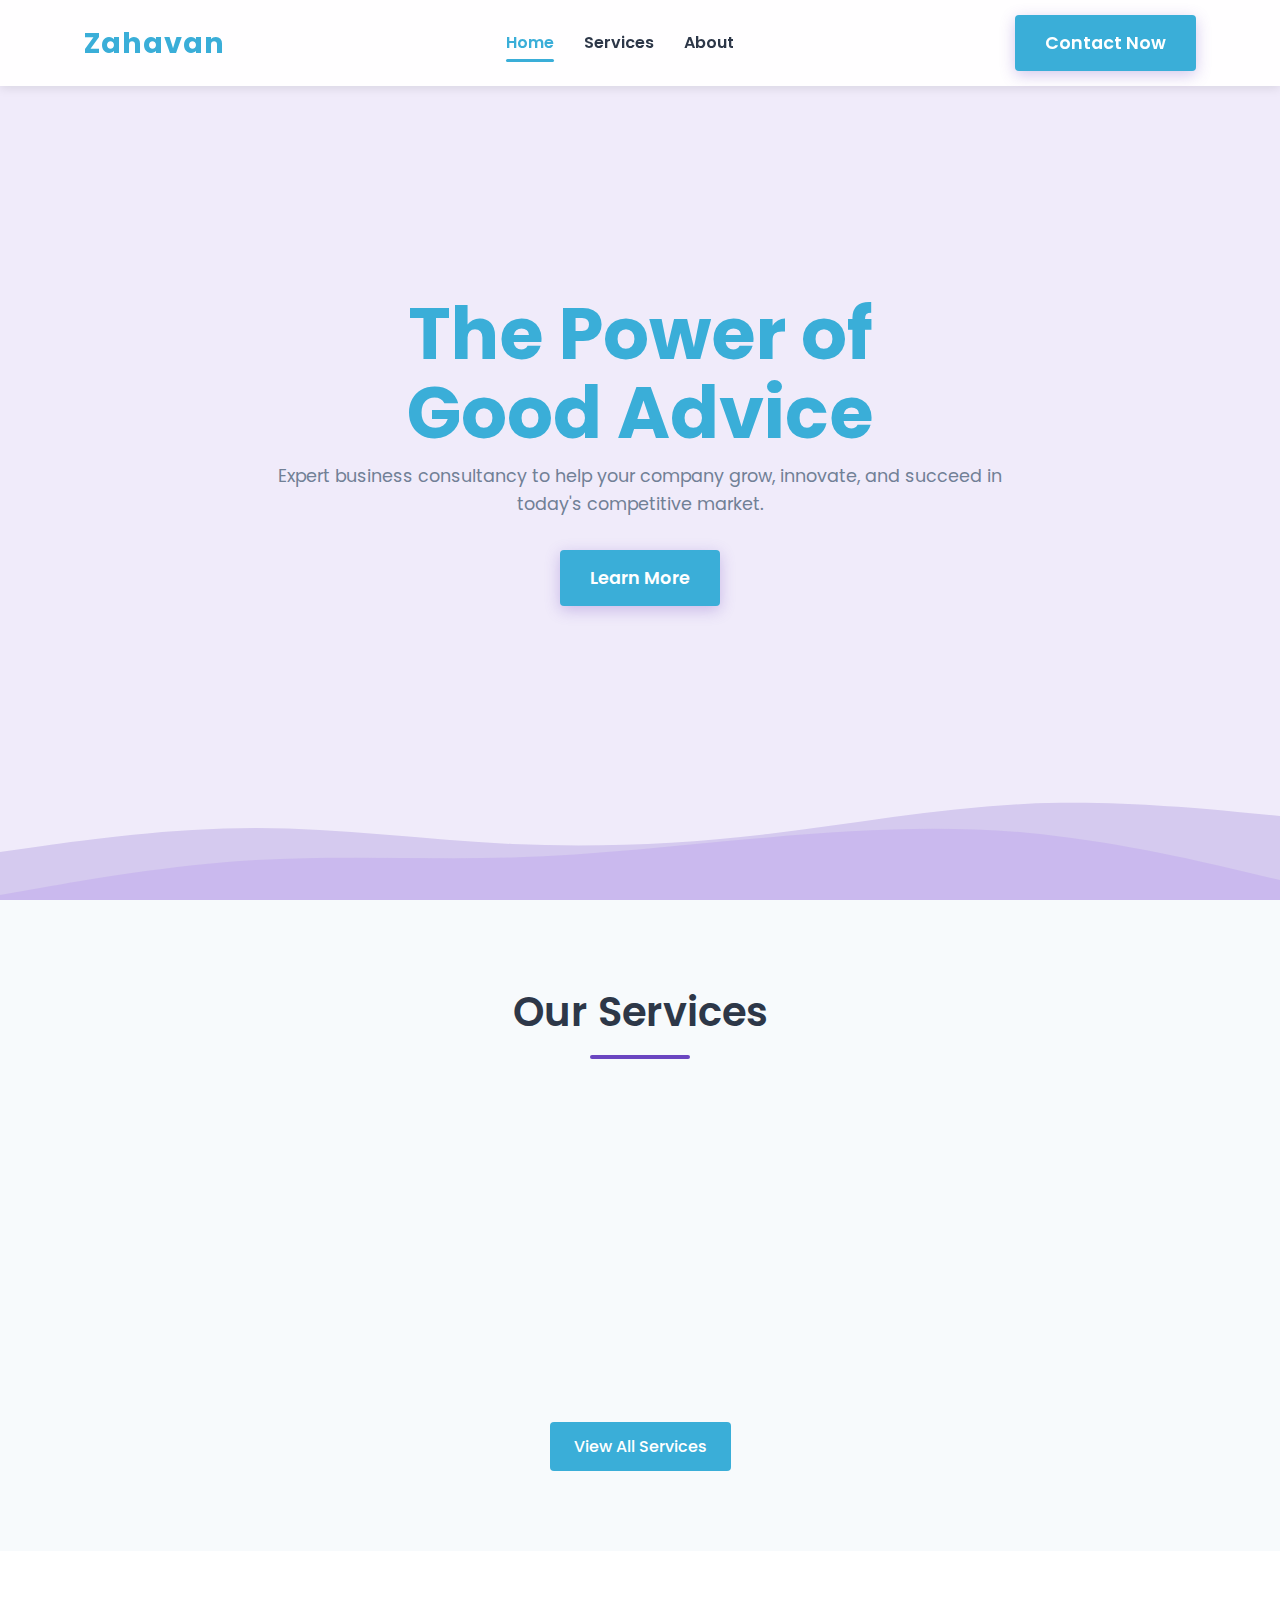
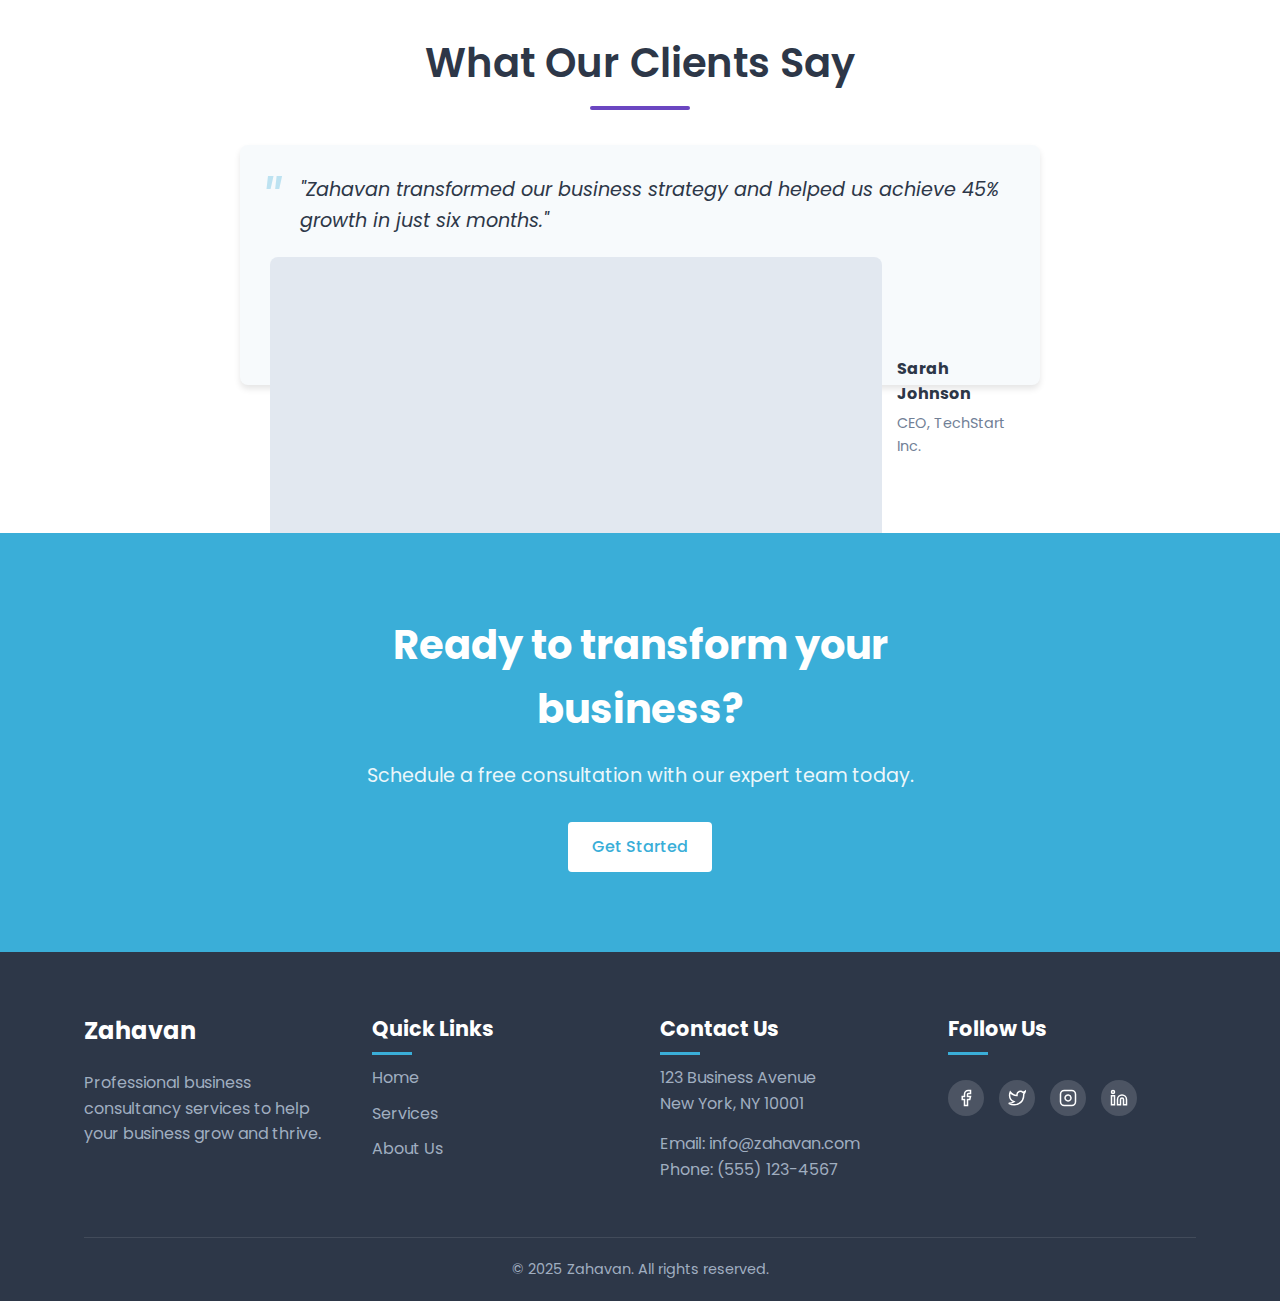
<file: index.html>
<!DOCTYPE html>
<html lang="en">
<head>
    <meta charset="UTF-8">
    <meta name="viewport" content="width=device-width, initial-scale=1.0">
    <title>Zahavan</title>
    <link rel="stylesheet" href="styles.css">
    <link rel="preconnect" href="https://fonts.googleapis.com">
    <link rel="preconnect" href="https://fonts.gstatic.com" crossorigin>
    <link href="https://fonts.googleapis.com/css2?family=Poppins:wght@300;400;500;600;700&display=swap" rel="stylesheet">
</head>
<body>
    <div class="page-loader">
        <div class="loader"></div>
    </div>

    <header>
        <div class="container">
            <div class="logo">
                <a href="index.html">Zahavan</a>
            </div>
            <nav>
                <ul>
                    <li><a href="index.html" class="active">Home</a></li>
                    <li><a href="services.html">Services</a></li>
                    <li><a href="about.html">About</a></li>
                </ul>
            </nav>
            <div class="cta-button">
                <a href="contact.html" class="btn">Contact Now</a>
            </div>
            <div class="mobile-toggle">
                <span></span>
                <span></span>
                <span></span>
            </div>
        </div>
    </header>

    <main>
        <section class="hero" id="hero">
            <div class="content">
                <h1 class="fade-in">The Power of <br>Good Advice</h1>
                <p class="fade-in delay-1">Expert business consultancy to help your company grow, innovate, and succeed in today's competitive market.</p>
                <a href="#services" class="btn fade-in delay-2">Learn More</a>
            </div>
            <div class="wave-container">
                <svg xmlns="http://www.w3.org/2000/svg" viewBox="0 0 1440 320" preserveAspectRatio="none" class="wave">
                    <path fill="#6B46C1" fill-opacity="0.2" d="M0,192L48,176C96,160,192,128,288,128C384,128,480,160,576,170.7C672,181,768,171,864,144C960,117,1056,75,1152,64C1248,53,1344,75,1392,85.3L1440,96L1440,320L1392,320C1344,320,1248,320,1152,320C1056,320,960,320,864,320C768,320,672,320,576,320C480,320,384,320,288,320C192,320,96,320,48,320L0,320Z"></path>
                </svg>
                <svg xmlns="http://www.w3.org/2000/svg" viewBox="0 0 1440 320" preserveAspectRatio="none" class="wave wave-2">
                    <path fill="#9F7AEA" fill-opacity="0.2" d="M0,288L48,272C96,256,192,224,288,213.3C384,203,480,213,576,208C672,203,768,181,864,165.3C960,149,1056,139,1152,154.7C1248,171,1344,213,1392,234.7L1440,256L1440,320L1392,320C1344,320,1248,320,1152,320C1056,320,960,320,864,320C768,320,672,320,576,320C480,320,384,320,288,320C192,320,96,320,48,320L0,320Z"></path>
                </svg>
            </div>
        </section>

        <section class="services-preview" id="services">
            <div class="container">
                <h2 class="section-title">Our Services</h2>
                <div class="services-grid">
                    <div class="service-card" data-aos="fade-up">
                        <div class="icon">
                            <svg viewBox="0 0 24 24" width="24" height="24" stroke="currentColor" stroke-width="2" fill="none"><path d="M22 12h-4l-3 9L9 3l-3 9H2"></path></svg>
                        </div>
                        <h3>Business Strategy</h3>
                        <p>We help you develop comprehensive business strategies that drive growth and increase profitability.</p>
                    </div>
                    <div class="service-card" data-aos="fade-up" data-aos-delay="100">
                        <div class="icon">
                            <svg viewBox="0 0 24 24" width="24" height="24" stroke="currentColor" stroke-width="2" fill="none"><path d="M12 2v20M17 5H9.5a3.5 3.5 0 0 0 0 7h5a3.5 3.5 0 0 1 0 7H6"></path></svg>
                        </div>
                        <h3>Financial Planning</h3>
                        <p>Our financial experts create tailored plans to optimize your resources and secure your business future.</p>
                    </div>
                    <div class="service-card" data-aos="fade-up" data-aos-delay="200">
                        <div class="icon">
                            <svg viewBox="0 0 24 24" width="24" height="24" stroke="currentColor" stroke-width="2" fill="none"><path d="M18 20V10M12 20V4M6 20v-6"></path></svg>
                        </div>
                        <h3>Market Analysis</h3>
                        <p>Get data-driven insights about your market, competitors, and customers to make informed decisions.</p>
                    </div>
                </div>
                <div class="center-btn">
                    <a href="services.html" class="btn btn-primary">View All Services</a>
                </div>
            </div>
        </section>

        <section class="testimonials">
            <div class="container">
                <h2 class="section-title">What Our Clients Say</h2>
                <div class="testimonial-slider">
                    <div class="testimonial-slide active">
                        <p class="quote">"Zahavan transformed our business strategy and helped us achieve 45% growth in just six months."</p>
                        <div class="client">
                            <div class="client-image"></div>
                            <div class="client-info">
                                <h4>Sarah Johnson</h4>
                                <p>CEO, TechStart Inc.</p>
                            </div>
                        </div>
                    </div>
                    <div class="testimonial-slide">
                        <p class="quote">"Their financial planning services gave us the roadmap we needed to secure funding and scale our operations."</p>
                        <div class="client">
                            <div class="client-image"></div>
                            <div class="client-info">
                                <h4>Michael Chen</h4>
                                <p>Founder, GrowthBox</p>
                            </div>
                        </div>
                    </div>
                    <div class="testimonial-slide">
                        <p class="quote">"The market analysis provided by Zahavan was instrumental in our successful product launch and positioning."</p>
                        <div class="client">
                            <div class="client-image"></div>
                            <div class="client-info">
                                <h4>Emma Rodriguez</h4>
                                <p>Marketing Director, Elevate Solutions</p>
                            </div>
                        </div>
                    </div>
                </div>
                <div class="slider-controls">
                    <button class="prev-slide">&lt;</button>
                    <div class="slider-dots">
                        <span class="dot active"></span>
                        <span class="dot"></span>
                        <span class="dot"></span>
                    </div>
                    <button class="next-slide">&gt;</button>
                </div>
            </div>
        </section>

        <section class="cta">
            <div class="container">
                <div class="cta-content">
                    <h2>Ready to transform your business?</h2>
                    <p>Schedule a free consultation with our expert team today.</p>
                    <a href="contact.html" class="btn btn-primary">Get Started</a>
                </div>
            </div>
        </section>
    </main>

    <footer>
        <div class="container">
            <div class="footer-grid">
                <div class="footer-col">
                    <div class="logo">Zahavan</div>
                    <p>Professional business consultancy services to help your business grow and thrive.</p>
                </div>
                <div class="footer-col">
                    <h3>Quick Links</h3>
                    <ul>
                        <li><a href="index.html">Home</a></li>
                        <li><a href="services.html">Services</a></li>
                        <li><a href="about.html">About Us</a></li>
                    </ul>
                </div>
                <div class="footer-col">
                    <h3>Contact Us</h3>
                    <p>123 Business Avenue<br>New York, NY 10001</p>
                    <p>Email: info@zahavan.com<br>Phone: (555) 123-4567</p>
                </div>
                <div class="footer-col">
                    <h3>Follow Us</h3>
                    <div class="social-icons">
                        <a href="#" class="social-icon">
                            <svg viewBox="0 0 24 24" width="24" height="24" stroke="currentColor" stroke-width="2" fill="none"><path d="M18 2h-3a5 5 0 0 0-5 5v3H7v4h3v8h4v-8h3l1-4h-4V7a1 1 0 0 1 1-1h3z"></path></svg>
                        </a>
                        <a href="#" class="social-icon">
                            <svg viewBox="0 0 24 24" width="24" height="24" stroke="currentColor" stroke-width="2" fill="none"><path d="M23 3a10.9 10.9 0 0 1-3.14 1.53 4.48 4.48 0 0 0-7.86 3v1A10.66 10.66 0 0 1 3 4s-4 9 5 13a11.64 11.64 0 0 1-7 2c9 5 20 0 20-11.5a4.5 4.5 0 0 0-.08-.83A7.72 7.72 0 0 0 23 3z"></path></svg>
                        </a>
                        <a href="#" class="social-icon">
                            <svg viewBox="0 0 24 24" width="24" height="24" stroke="currentColor" stroke-width="2" fill="none"><rect x="2" y="2" width="20" height="20" rx="5" ry="5"></rect><path d="M16 11.37A4 4 0 1 1 12.63 8 4 4 0 0 1 16 11.37zM17.5 6.5h.01"></path></svg>
                        </a>
                        <a href="#" class="social-icon">
                            <svg viewBox="0 0 24 24" width="24" height="24" stroke="currentColor" stroke-width="2" fill="none"><path d="M16 8a6 6 0 0 1 6 6v7h-4v-7a2 2 0 0 0-2-2 2 2 0 0 0-2 2v7h-4v-7a6 6 0 0 1 6-6z"></path><rect x="2" y="9" width="4" height="12"></rect><circle cx="4" cy="4" r="2"></circle></svg>
                        </a>
                    </div>
                </div>
            </div>
            <div class="copyright">
                <p>&copy; 2025 Zahavan. All rights reserved.</p>
            </div>
        </div>
    </footer>

    <script src="script.js"></script>
</body>
</html>
</file>
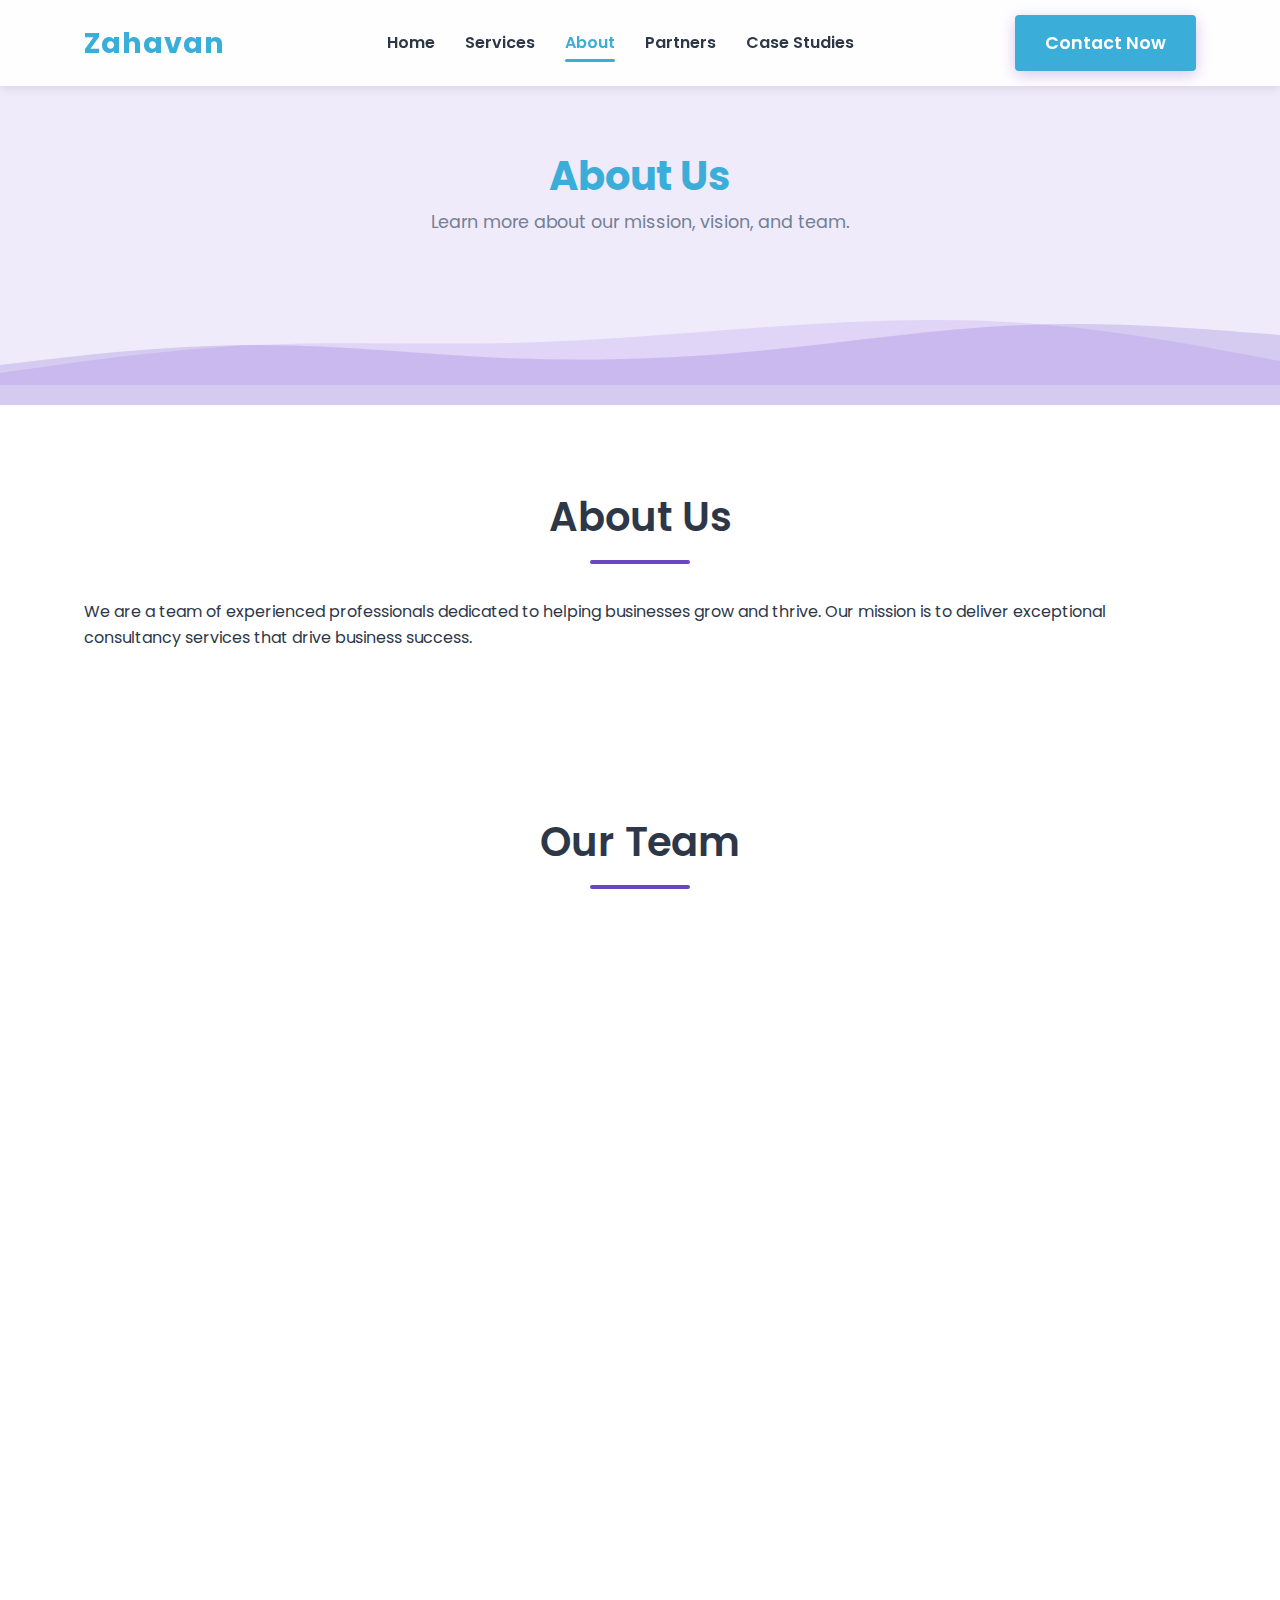
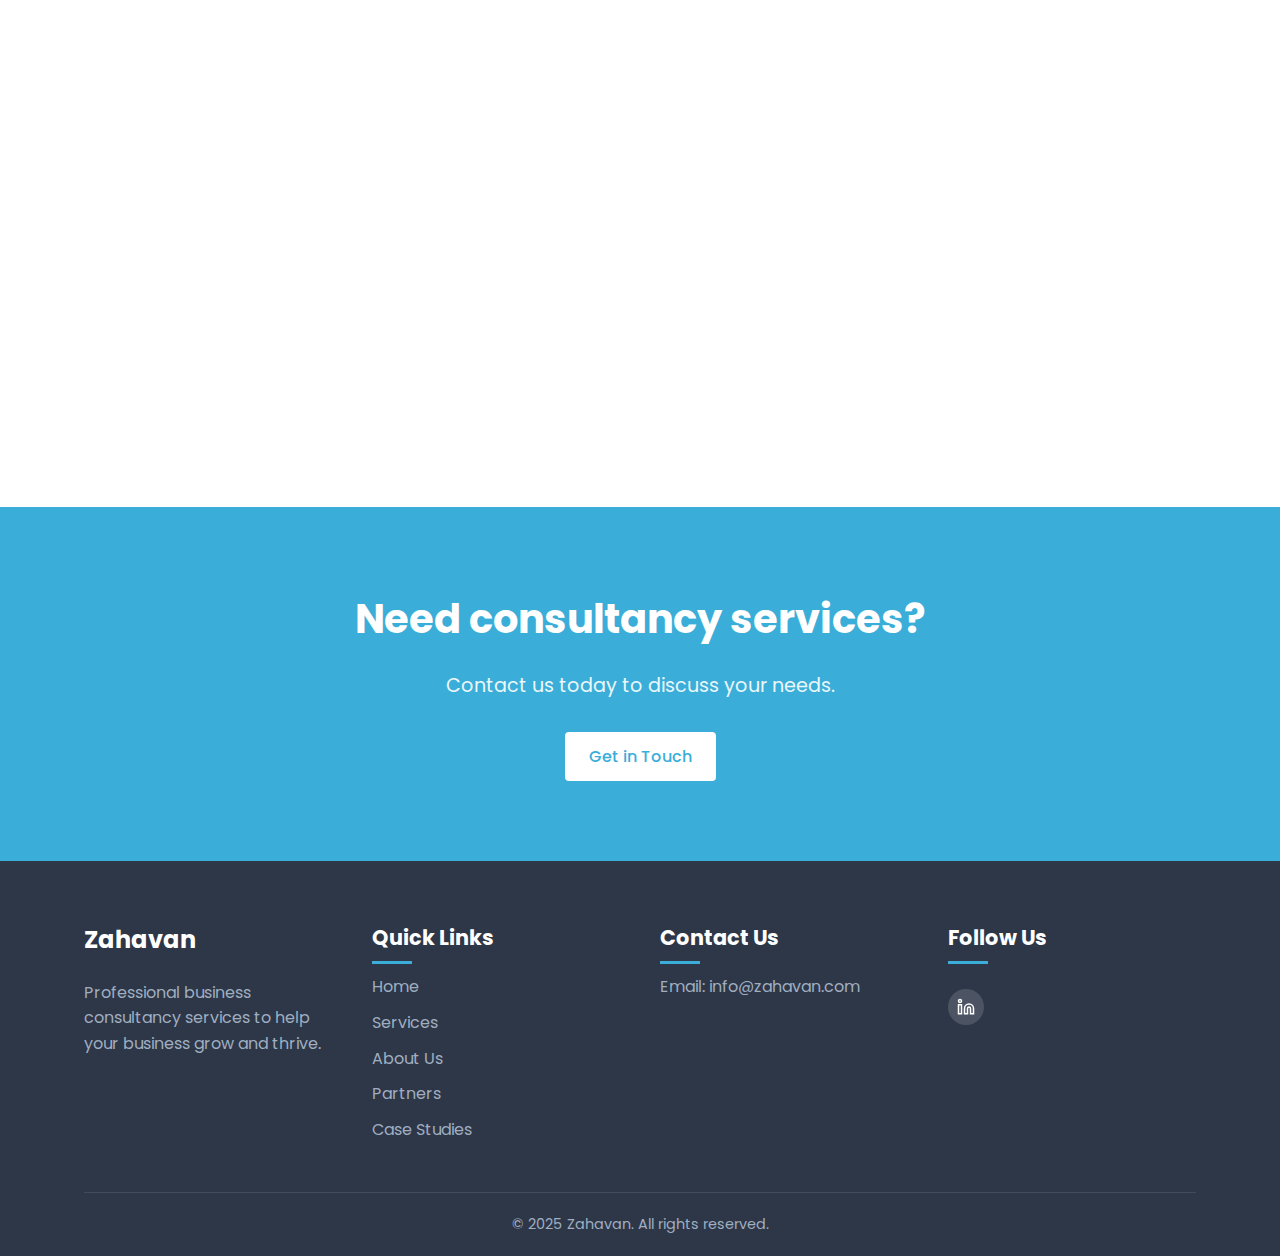
<file: about.html>
<!DOCTYPE html>
<html lang="en">
<head>
    <meta charset="UTF-8">
    <meta name="viewport" content="width=device-width, initial-scale=1.0">
    <title>About Us - Zahavan</title>
    <link rel="stylesheet" href="styles.css">
    <link rel="preconnect" href="https://fonts.googleapis.com">
    <link rel="preconnect" href="https://fonts.gstatic.com" crossorigin>
    <link href="https://fonts.googleapis.com/css2?family=Poppins:wght@300;400;500;600;700&display=swap" rel="stylesheet">
</head>
<body>
    <div class="page-loader">
        <div class="loader"></div>
    </div>

    <header>
        <div class="container">
            <div class="logo">
                <a href="index.html">Zahavan</a>
            </div>
            <nav>
                <ul>
                    <li><a href="index.html">Home</a></li>
                    <li><a href="services.html">Services</a></li>
                    <li><a href="about.html" class="active">About</a></li>
                    <li><a href="partners.html">Partners</a></li>
                    <li><a href="case-studies.html">Case Studies</a></li>
                </ul>
            </nav>
            <div class="cta-button">
                <a href="contact.html" class="btn">Contact Now</a>
            </div>
            <div class="mobile-toggle">
                <span></span>
                <span></span>
                <span></span>
            </div>
        </div>
    </header>

    <main>
        <section class="hero" id="about-hero">
            <div class="content">
                <h1 class="fade-in">About Us</h1>
                <p class="fade-in delay-1">Learn more about our mission, vision, and team.</p>
            </div>
            <div class="wave-container">
                <svg xmlns="http://www.w3.org/2000/svg" viewBox="0 0 1440 320" preserveAspectRatio="none" class="wave">
                    <path fill="#6B46C1" fill-opacity="0.2" d="M0,192L48,176C96,160,192,128,288,128C384,128,480,160,576,170.7C672,181,768,171,864,144C960,117,1056,75,1152,64C1248,53,1344,75,1392,85.3L1440,96L1440,320L1392,320C1344,320,1248,320,1152,320C1056,320,960,320,864,320C768,320,672,320,576,320C480,320,384,320,288,320C192,320,96,320,48,320L0,320Z"></path>
                </svg>
                <svg xmlns="http://www.w3.org/2000/svg" viewBox="0 0 1440 320" preserveAspectRatio="none" class="wave wave-2">
                    <path fill="#9F7AEA" fill-opacity="0.2" d="M0,288L48,272C96,256,192,224,288,213.3C384,203,480,213,576,208C672,203,768,181,864,165.3C960,149,1056,139,1152,154.7C1248,171,1344,213,1392,234.7L1440,256L1440,320L1392,320C1344,320,1248,320,1152,320C1056,320,960,320,864,320C768,320,672,320,576,320C480,320,384,320,288,320C192,320,96,320,48,320L0,320Z"></path>
                </svg>
            </div>
        </section>

        <section class="about-intro">
            <div class="container">
                <h2 class="section-title">About Us</h2>
                <p>We are a team of experienced professionals dedicated to helping businesses grow and thrive. Our mission is to deliver exceptional consultancy services that drive business success.</p>
            </div>
        </section>

        <section class="team team-expanded">
            <div class="container">
                <h2 class="section-title">Our Team</h2>
                <div class="team-grid">
                    <div class="team-member" data-aos="fade-up">
                        <div class="member-image">
                            <img src="David_Todd_HeadShot.jpg" alt="David - Founder & Director" style="zoom: 60%;">
                        </div>
                        <h3>David Todd</h3>
                        <p class="bio">I have a proven track record of delivering results for private and public sector organisations.  Over the last 10 years I have held the role of managing partner of a professional services organisation. During this time revenue increased 200%, alongside a 20% increase in profit margin. In addition, I led 100+ transformation projects focused on effective design, planning and execution of transformative change.
                            <br>
                            <br>I achieved these results through expanding the range of offerings across the business, opening up new revenue streams and focusing on the nexus between people, process and technology – where truly transformative and sustainable improvement exists.  I have deep expertise in using data to design and execute transformation projects, coupled with an ability to use 'storytelling' to ensure buy-in and ownership across stakeholders.
                            <br>
                            <br>My key areas of expertise are process optimisation, automation, data and analytics, process simulation modelling and storytelling.  This expertise coupled with a deep ability to work with others, means my work has resulted in significant improvements for my clients, including reducing waiting time for hospital services, improving profit margins for a pharmaceutical organisation and winning new business.
                            <br>
                            <br>I'm a proven seller of consultancy services having personally sold over £10m. I've also supported my clients to win in excess of £250m of new business. I am a dedicated professional with a desire to achieve the best.  I have extremely high standards and create environments for teams to excel.</p>
                        <div class="social-links">
                            <a href="https://www.linkedin.com/in/david-p-todd/" class="social-link">
                                <svg viewBox="0 0 24 24" width="24" height="24" stroke="currentColor" stroke-width="2" fill="none"><path d="M16 8a6 6 0 0 1 6 6v7h-4v-7a2 2 0 0 0-2-2 2 2 0 0 0-2 2v7h-4v-7a6 6 0 0 1 6-6z"></path><rect x="2" y="9" width="4" height="12"></rect><circle cx="4" cy="4" r="2"></circle></svg>
                            </a>
                            <p>david@zahavan.com</p>
                        </div>
                    </div>
                    <div class="team-member" data-aos="fade-up" data-aos-delay="100">
                        <div class="member-image">
                            <img src="Gina_Todd_HeadShot.png" alt="Gina - Associate Director" style="zoom: 50%;">
                        </div>
                        <h3>Gina Todd</h3>
                        <p class="bio">I founded an escape room business in 2017 and sold this before leaving Auckland to move to London. I'm now starting a new business venture, building and renovating content websites and continue to coach business owners.
                            <br>
                            <br>As a coach/consultant I work with entrepreneurs to support business growth, generating ideas to increase profitability and improve business processes. I love small business and generating ideas to help business owners grow, find balance and build the life they love!
                            <br>
                            <br>As founder & CEO of Escape HQ I was responsible for all aspects of the business including business set up, service and operations design, operations management, strategy, marketing and advertising, human resources, team management, sales targets, customer experience, game design, game build projects, stakeholder engagement and reporting.
                            <br>
                            <br>As a qualified coach I an have experience coaching entrepreneurs to successfully grow their businesses and 10 years experience in the professional services and industry as a Chartered Accountant.</p>
                        <div class="social-links">
                            <a href="https://www.linkedin.com/in/gina-todd-bb482013b/" class="social-link">
                                <svg viewBox="0 0 24 24" width="24" height="24" stroke="currentColor" stroke-width="2" fill="none"><path d="M16 8a6 6 0 0 1 6 6v7h-4v-7a2 2 0 0 0-2-2 2 2 0 0 0-2 2v7h-4v-7a6 6 0 0 1 6-6z"></path><rect x="2" y="9" width="4" height="12"></rect><circle cx="4" cy="4" r="2"></circle></svg>
                            </a>
                            <p>gina@zahavan.com</p>
                        </div>
                    </div>
                </div>
            </div>
        </section>

        <section class="cta">
            <div class="container">
                <div class="cta-content">
                    <h2>Need consultancy services?</h2>
                    <p>Contact us today to discuss your needs.</p>
                    <a href="contact.html" class="btn btn-primary">Get in Touch</a>
                </div>
            </div>
        </section>
    </main>

    <footer>
        <div class="container">
            <div class="footer-grid">
                <div class="footer-col">
                    <div class="logo">Zahavan</div>
                    <p>Professional business consultancy services to help your business grow and thrive.</p>
                </div>
                <div class="footer-col">
                    <h3>Quick Links</h3>
                    <ul>
                        <li><a href="index.html">Home</a></li>
                        <li><a href="services.html">Services</a></li>
                        <li><a href="about.html">About Us</a></li>
                        <li><a href="partners.html">Partners</a></li>
                        <li><a href="case-studies.html">Case Studies</a></li>
                    </ul>
                </div>
                <div class="footer-col">
                    <h3>Contact Us</h3>
                    <p>Email: info@zahavan.com</p>
                </div>
                <div class="footer-col">
                    <h3>Follow Us</h3>
                    <div class="social-icons">
                        <a href="https://www.linkedin.com/company/zahavan/" class="social-icon">
                            <svg viewBox="0 0 24 24" width="24" height="24" stroke="currentColor" stroke-width="2" fill="none"><path d="M16 8a6 6 0 0 1 6 6v7h-4v-7a2 2 0 0 0-2-2 2 2 0 0 0-2 2v7h-4v-7a6 6 0 0 1 6-6z"></path><rect x="2" y="9" width="4" height="12"></rect><circle cx="4" cy="4" r="2"></circle></svg>
                        </a>
                    </div>
                </div>
            </div>
            <div class="copyright">
                <p>&copy; 2025 Zahavan. All rights reserved.</p>
            </div>
        </div>
    </footer>

    <script src="script.js"></script>
</body>
</html>
</file>
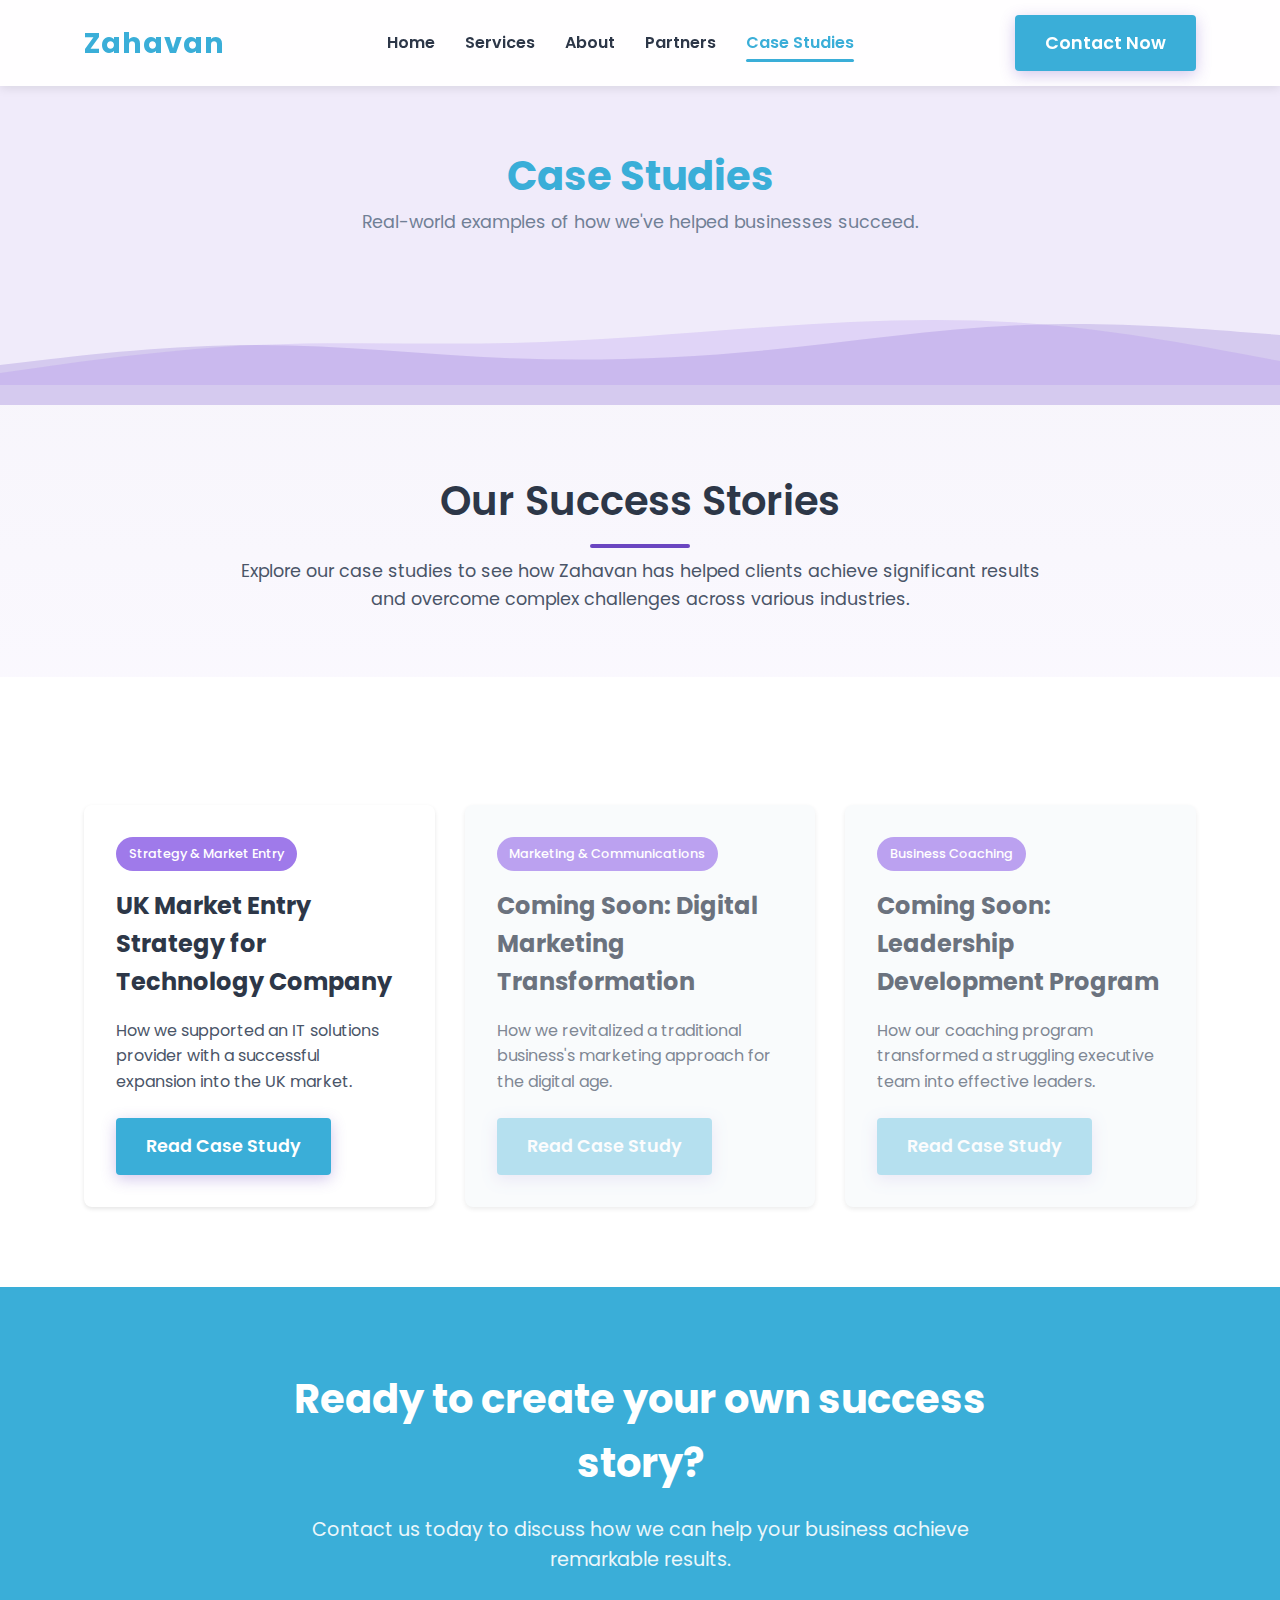
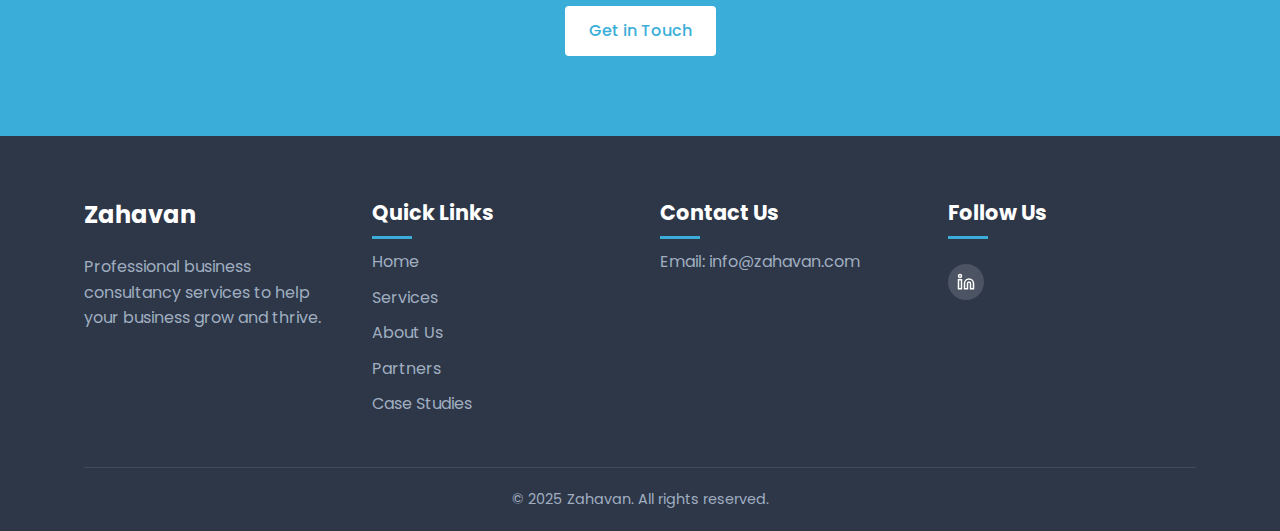
<file: case-studies.html>
<!DOCTYPE html>
<html lang="en">
<head>
    <meta charset="UTF-8">
    <meta name="viewport" content="width=device-width, initial-scale=1.0">
    <title>Case Studies - Zahavan</title>
    <link rel="stylesheet" href="styles.css">
    <link rel="preconnect" href="https://fonts.googleapis.com">
    <link rel="preconnect" href="https://fonts.gstatic.com" crossorigin>
    <link href="https://fonts.googleapis.com/css2?family=Poppins:wght@300;400;500;600;700&display=swap" rel="stylesheet">
</head>
<body>
    <div class="page-loader">
        <div class="loader"></div>
    </div>

    <header>
        <div class="container">
            <div class="logo">
                <a href="index.html">Zahavan</a>
            </div>
            <nav>
                <ul>
                    <li><a href="index.html">Home</a></li>
                    <li><a href="services.html">Services</a></li>
                    <li><a href="about.html">About</a></li>
                    <li><a href="partners.html">Partners</a></li>
                    <li><a href="case-studies.html" class="active">Case Studies</a></li>
                </ul>
            </nav>
            <div class="cta-button">
                <a href="contact.html" class="btn">Contact Now</a>
            </div>
            <div class="mobile-toggle">
                <span></span>
                <span></span>
                <span></span>
            </div>
        </div>
    </header>

    <main>
        <section class="hero" id="case-studies-hero">
            <div class="content">
                <h1 class="fade-in">Case Studies</h1>
                <p class="fade-in delay-1">Real-world examples of how we've helped businesses succeed.</p>
            </div>
            <div class="wave-container">
                <svg xmlns="http://www.w3.org/2000/svg" viewBox="0 0 1440 320" preserveAspectRatio="none" class="wave">
                    <path fill="#6B46C1" fill-opacity="0.2" d="M0,192L48,176C96,160,192,128,288,128C384,128,480,160,576,170.7C672,181,768,171,864,144C960,117,1056,75,1152,64C1248,53,1344,75,1392,85.3L1440,96L1440,320L1392,320C1344,320,1248,320,1152,320C1056,320,960,320,864,320C768,320,672,320,576,320C480,320,384,320,288,320C192,320,96,320,48,320L0,320Z"></path>
                </svg>
                <svg xmlns="http://www.w3.org/2000/svg" viewBox="0 0 1440 320" preserveAspectRatio="none" class="wave wave-2">
                    <path fill="#9F7AEA" fill-opacity="0.2" d="M0,288L48,272C96,256,192,224,288,213.3C384,203,480,213,576,208C672,203,768,181,864,165.3C960,149,1056,139,1152,154.7C1248,171,1344,213,1392,234.7L1440,256L1440,320L1392,320C1344,320,1248,320,1152,320C1056,320,960,320,864,320C768,320,672,320,576,320C480,320,384,320,288,320C192,320,96,320,48,320L0,320Z"></path>
                </svg>
            </div>
        </section>

        <section class="case-studies-intro">
            <div class="container">
                <div class="case-studies-intro-content" data-aos="fade-up">
                    <h2 class="section-title">Our Success Stories</h2>
                    <p>Explore our case studies to see how Zahavan has helped clients achieve significant results and overcome complex challenges across various industries.</p>
                </div>
            </div>
        </section>

        <section class="case-studies-grid">
            <div class="container">
                <!-- Case Study Card: UK Market Entry -->
                <div class="case-study-card">
                    <div class="card-content">
                        <span class="category">Strategy & Market Entry</span>
                        <h3>UK Market Entry Strategy for Technology Company</h3>
                        <p>How we supported an IT solutions provider with a successful expansion into the UK market.</p>
                        <a href="uk-market-entry.html" class="btn btn-outline">Read Case Study</a>
                    </div>
                </div>

                <!-- Case Study Card: Digital Marketing Transformation (Coming Soon) -->
                <div class="case-study-card coming-soon">
                    <div class="card-content">
                        <span class="category">Marketing & Communications</span>
                        <h3>Coming Soon: Digital Marketing Transformation</h3>
                        <p>How we revitalized a traditional business's marketing approach for the digital age.</p>
                        <a href="#" class="btn btn-outline disabled">Read Case Study</a>
                    </div>
                </div>

                <!-- Case Study Card: Leadership Development Program (Coming Soon) -->
                <div class="case-study-card coming-soon">
                    <div class="card-content">
                        <span class="category">Business Coaching</span>
                        <h3>Coming Soon: Leadership Development Program</h3>
                        <p>How our coaching program transformed a struggling executive team into effective leaders.</p>
                        <a href="#" class="btn btn-outline disabled">Read Case Study</a>
                    </div>
                </div>
            </div>
        </section>

        <section class="cta">
            <div class="container">
                <div class="cta-content">
                    <h2>Ready to create your own success story?</h2>
                    <p>Contact us today to discuss how we can help your business achieve remarkable results.</p>
                    <a href="contact.html" class="btn btn-primary">Get in Touch</a>
                </div>
            </div>
        </section>
    </main>

    <footer>
        <div class="container">
            <div class="footer-grid">
                <div class="footer-col">
                    <div class="logo">Zahavan</div>
                    <p>Professional business consultancy services to help your business grow and thrive.</p>
                </div>
                <div class="footer-col">
                    <h3>Quick Links</h3>
                    <ul>
                        <li><a href="index.html">Home</a></li>
                        <li><a href="services.html">Services</a></li>
                        <li><a href="about.html">About Us</a></li>
                        <li><a href="partners.html">Partners</a></li>
                        <li><a href="case-studies.html">Case Studies</a></li>
                    </ul>
                </div>
                <div class="footer-col">
                    <h3>Contact Us</h3>
                    <p>Email: info@zahavan.com</p>
                </div>
                <div class="footer-col">
                    <h3>Follow Us</h3>
                    <div class="social-icons">
                        <a href="https://www.linkedin.com/company/zahavan/" class="social-icon">
                            <svg viewBox="0 0 24 24" width="24" height="24" stroke="currentColor" stroke-width="2" fill="none"><path d="M16 8a6 6 0 0 1 6 6v7h-4v-7a2 2 0 0 0-2-2 2 2 0 0 0-2 2v7h-4v-7a6 6 0 0 1 6-6z"></path><rect x="2" y="9" width="4" height="12"></rect><circle cx="4" cy="4" r="2"></circle></svg>
                        </a>
                    </div>
                </div>
            </div>
            <div class="copyright">
                <p>&copy; 2025 Zahavan. All rights reserved.</p>
            </div>
        </div>
    </footer>

    <script src="script.js"></script>
</body>
</html>
</file>
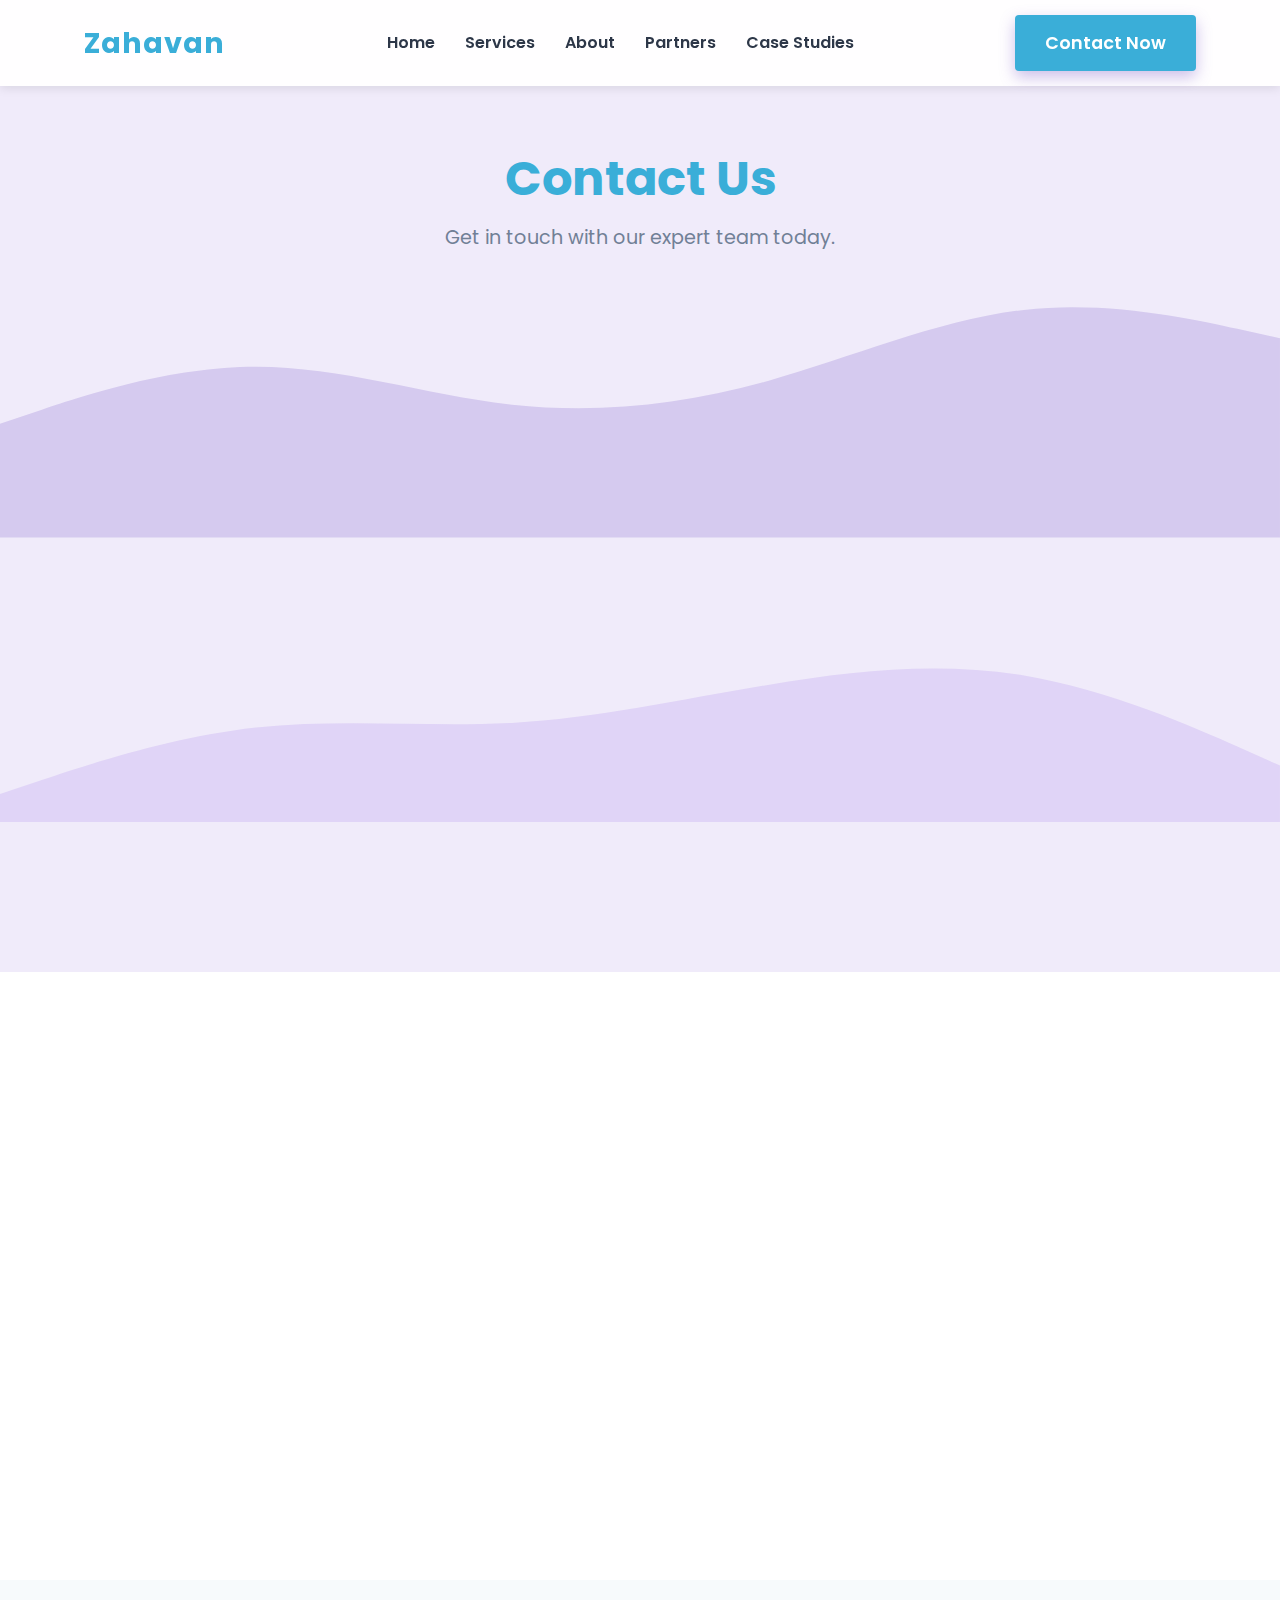
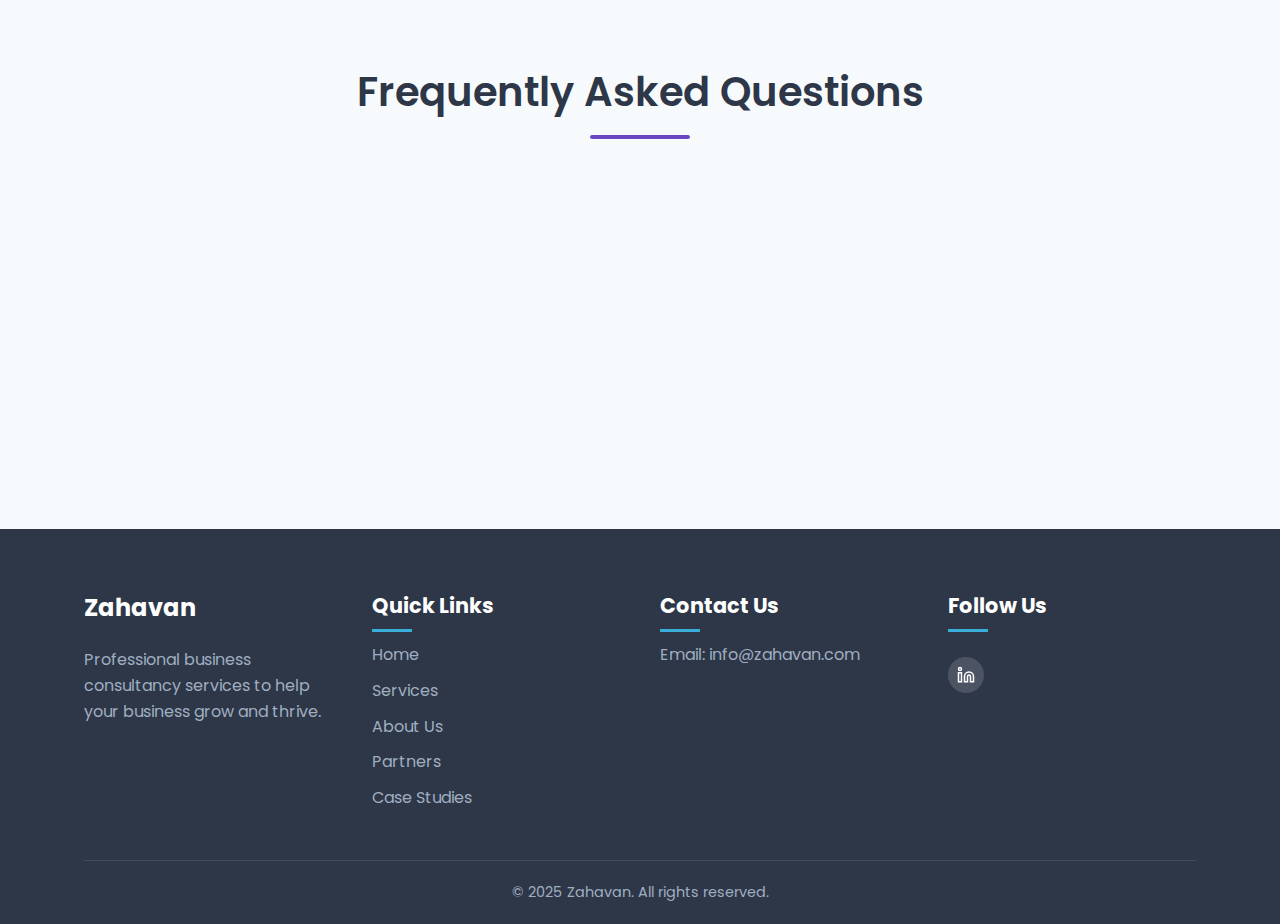
<file: contact.html>
<!DOCTYPE html>
<html lang="en">
<head>
    <meta charset="UTF-8">
    <meta name="viewport" content="width=device-width, initial-scale=1.0">
    <title>Contact Us - Zahavan</title>
    <link rel="stylesheet" href="styles.css">
    <link rel="preconnect" href="https://fonts.googleapis.com">
    <link rel="preconnect" href="https://fonts.gstatic.com" crossorigin>
    <link href="https://fonts.googleapis.com/css2?family=Poppins:wght@300;400;500;600;700&display=swap" rel="stylesheet">
</head>
<body>
    <div class="page-loader">
        <div class="loader"></div>
    </div>

    <header>
        <div class="container">
            <div class="logo">
                <a href="index.html">Zahavan</a>
            </div>
            <nav>
                <ul>
                    <li><a href="index.html">Home</a></li>
                    <li><a href="services.html">Services</a></li>
                    <li><a href="about.html">About</a></li>
                    <li><a href="partners.html">Partners</a></li>
                    <li><a href="case-studies.html">Case Studies</a></li>
                </ul>
            </nav>
            <div class="cta-button">
                <a href="contact.html" class="btn active">Contact Now</a>
            </div>
            <div class="mobile-toggle">
                <span></span>
                <span></span>
                <span></span>
            </div>
        </div>
    </header>

    <main>
        <section class="page-header">
            <div class="container">
                <h1 class="fade-in">Contact Us</h1>
                <p class="fade-in delay-1">Get in touch with our expert team today.</p>
            </div>
            <div class="wave-container">
                <svg xmlns="http://www.w3.org/2000/svg" viewBox="0 0 1440 320" preserveAspectRatio="none" class="wave">
                    <path fill="#6B46C1" fill-opacity="0.2" d="M0,192L48,176C96,160,192,128,288,128C384,128,480,160,576,170.7C672,181,768,171,864,144C960,117,1056,75,1152,64C1248,53,1344,75,1392,85.3L1440,96L1440,320L1392,320C1344,320,1248,320,1152,320C1056,320,960,320,864,320C768,320,672,320,576,320C480,320,384,320,288,320C192,320,96,320,48,320L0,320Z"></path>
                </svg>
                <svg xmlns="http://www.w3.org/2000/svg" viewBox="0 0 1440 320" preserveAspectRatio="none" class="wave wave-2">
                    <path fill="#9F7AEA" fill-opacity="0.2" d="M0,288L48,272C96,256,192,224,288,213.3C384,203,480,213,576,208C672,203,768,181,864,165.3C960,149,1056,139,1152,154.7C1248,171,1344,213,1392,234.7L1440,256L1440,320L1392,320C1344,320,1248,320,1152,320C1056,320,960,320,864,320C768,320,672,320,576,320C480,320,384,320,288,320C192,320,96,320,48,320L0,320Z"></path>
                </svg>
            </div>
        </section>

        <section class="contact-info">
            <div class="container">
                <div class="contact-methods centered-contact" data-aos="fade-up">
                    <h2 class="section-title">Get in Touch</h2>
                    <p>Have questions about our services or want to schedule a consultation? Reach out to us using any of the following methods:</p>
                    
                    <div class="contact-method">
                        <div class="method-icon">
                            <svg viewBox="0 0 24 24" width="24" height="24" stroke="currentColor" stroke-width="2" fill="none"><path d="M4 4h16c1.1 0 2 .9 2 2v12c0 1.1-.9 2-2 2H4c-1.1 0-2-.9-2-2V6c0-1.1.9-2 2-2z"></path><polyline points="22,6 12,13 2,6"></polyline></svg>
                        </div>
                        <div class="method-info">
                            <h3>Email</h3>
                            <p>info@zahavan.com</p>
                            <p class="small">We'll respond within 24 hours</p>
                        </div>
                    </div>
                    
                    <div class="contact-method">
                        <div class="method-icon">
                            <svg viewBox="0 0 24 24" width="24" height="24" stroke="currentColor" stroke-width="2" fill="none"><path d="M16 8a6 6 0 0 1 6 6v7h-4v-7a2 2 0 0 0-2-2 2 2 0 0 0-2 2v7h-4v-7a6 6 0 0 1 6-6z"></path><rect x="2" y="9" width="4" height="12"></rect><circle cx="4" cy="4" r="2"></circle></svg>
                        </div>
                        <div class="method-info">
                            <h3>LinkedIn</h3>
                            <p><a href="https://www.linkedin.com/company/zahavan/">Zahavan LinkedIn Page</a></p>
                            <p class="small">Connect with us on LinkedIn</p>
                        </div>
                    </div>
                    
                    <div class="social-connect">
                        <h3>Connect With Us</h3>
                        <div class="social-icons">
                            <a href="#" class="social-icon">
                                <svg viewBox="0 0 24 24" width="24" height="24" stroke="currentColor" stroke-width="2" fill="none"><path d="M18 2h-3a5 5 0 0 0-5 5v3H7v4h3v8h4v-8h3l1-4h-4V7a1 1 0 0 1 1-1h3z"></path></svg>
                            </a>
                            <a href="#" class="social-icon">
                                <svg viewBox="0 0 24 24" width="24" height="24" stroke="currentColor" stroke-width="2" fill="none"><path d="M23 3a10.9 10.9 0 0 1-3.14 1.53 4.48 4.48 0 0 0-7.86 3v1A10.66 10.66 0 0 1 3 4s-4 9 5 13a11.64 11.64 0 0 1-7 2c9 5 20 0 20-11.5a4.5 4.5 0 0 0-.08-.83A7.72 7.72 0 0 0 23 3z"></path></svg>
                            </a>
                            <a href="#" class="social-icon">
                                <svg viewBox="0 0 24 24" width="24" height="24" stroke="currentColor" stroke-width="2" fill="none"><rect x="2" y="2" width="20" height="20" rx="5" ry="5"></rect><path d="M16 11.37A4 4 0 1 1 12.63 8 4 4 0 0 1 16 11.37zM17.5 6.5h.01"></path></svg>
                            </a>
                            <a href="https://www.linkedin.com/company/zahavan/" class="social-icon">
                                <svg viewBox="0 0 24 24" width="24" height="24" stroke="currentColor" stroke-width="2" fill="none"><path d="M16 8a6 6 0 0 1 6 6v7h-4v-7a2 2 0 0 0-2-2 2 2 0 0 0-2 2v7h-4v-7a6 6 0 0 1 6-6z"></path><rect x="2" y="9" width="4" height="12"></rect><circle cx="4" cy="4" r="2"></circle></svg>
                            </a>
                        </div>
                    </div>
                </div>
            </div>
        </section>
        
        <section class="faq">
            <div class="container">
                <h2 class="section-title">Frequently Asked Questions</h2>
                <div class="faq-grid">
                    <div class="faq-item" data-aos="fade-up">
                        <div class="faq-question">
                            <h3>How quickly can I expect a response?</h3>
                            <span class="faq-toggle">+</span>
                        </div>
                        <div class="faq-answer">
                            <p>We typically respond to all inquiries within 24 business hours. For urgent matters, we recommend including "Urgent" in your email subject line.</p>
                        </div>
                    </div>
                    <div class="faq-item" data-aos="fade-up" data-aos-delay="200">
                        <div class="faq-question">
                            <h3>Do you work with international clients?</h3>
                            <span class="faq-toggle">+</span>
                        </div>
                        <div class="faq-answer">
                            <p>Absolutely. We work with clients globally and have experience navigating international business environments.</p>
                        </div>
                    </div>
                    <div class="faq-item" data-aos="fade-up" data-aos-delay="300">
                        <div class="faq-question">
                            <h3>What information should I prepare before our first meeting?</h3>
                            <span class="faq-toggle">+</span>
                        </div>
                        <div class="faq-answer">
                            <p>To make the most of our initial consultation, it's helpful to have a clear idea of your business goals, challenges you're facing, and any relevant financial or operational information that would help us understand your current situation.</p>
                        </div>
                    </div>
                </div>
            </div>
        </section>
    </main>

    <footer>
        <div class="container">
            <div class="footer-grid">
                <div class="footer-col">
                    <div class="logo">Zahavan</div>
                    <p>Professional business consultancy services to help your business grow and thrive.</p>
                </div>
                <div class="footer-col">
                    <h3>Quick Links</h3>
                    <ul>
                        <li><a href="index.html">Home</a></li>
                        <li><a href="services.html">Services</a></li>
                        <li><a href="about.html">About Us</a></li>
                        <li><a href="partners.html">Partners</a></li>
                        <li><a href="case-studies.html">Case Studies</a></li>
                    </ul>
                </div>
                <div class="footer-col">
                    <h3>Contact Us</h3>
                    <p>Email: info@zahavan.com</p>
                </div>
                <div class="footer-col">
                    <h3>Follow Us</h3>
                    <div class="social-icons">
                        <a href="https://www.linkedin.com/company/zahavan/" class="social-icon">
                            <svg viewBox="0 0 24 24" width="24" height="24" stroke="currentColor" stroke-width="2" fill="none"><path d="M16 8a6 6 0 0 1 6 6v7h-4v-7a2 2 0 0 0-2-2 2 2 0 0 0-2 2v7h-4v-7a6 6 0 0 1 6-6z"></path><rect x="2" y="9" width="4" height="12"></rect><circle cx="4" cy="4" r="2"></circle></svg>
                        </a>
                    </div>
                </div>
            </div>
            <div class="copyright">
                <p>&copy; 2025 Zahavan. All rights reserved.</p>
            </div>
        </div>
    </footer>

    <script src="script.js"></script>
</body>
</html>
</file>
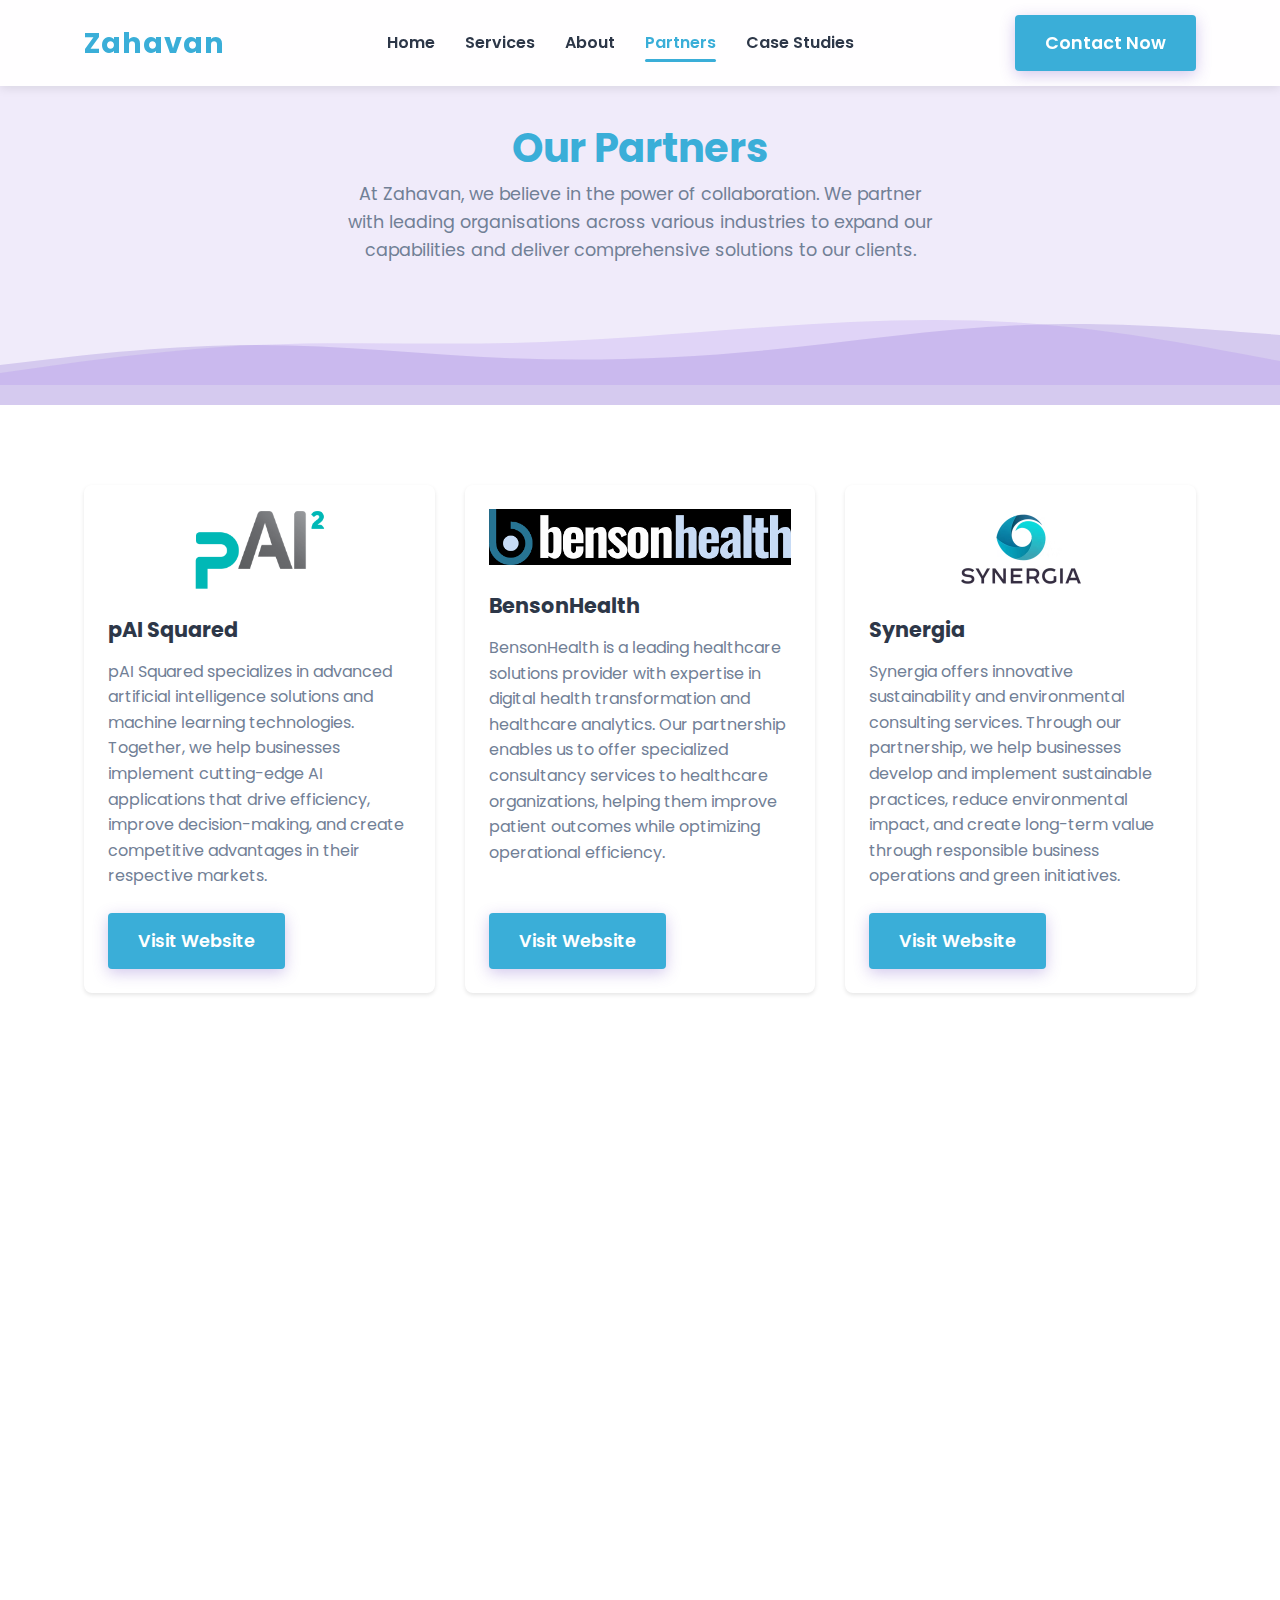
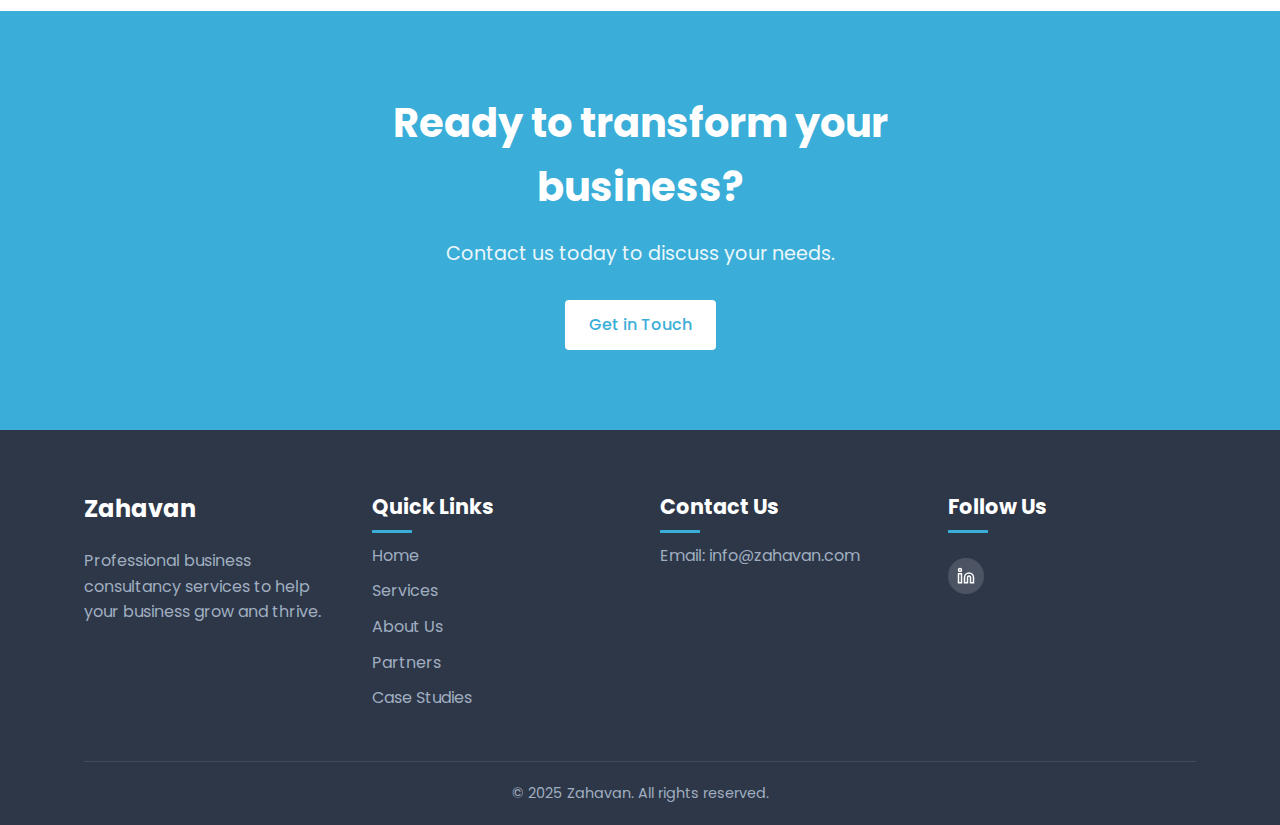
<file: partners.html>
<!DOCTYPE html>
<html lang="en">
<head>
    <!-- Google tag (gtag.js) -->
    <script async src="https://www.googletagmanager.com/gtag/js?id=G-3B33F8XP7T"></script>
    <script>
      window.dataLayer = window.dataLayer || [];
      function gtag(){dataLayer.push(arguments);}
      gtag('js', new Date());
      gtag('config', 'G-3B33F8XP7T');
    </script>
    <meta charset="UTF-8">
    <meta name="viewport" content="width=device-width, initial-scale=1.0">
    <title>Our Partners - Zahavan</title>
    <link rel="stylesheet" href="styles.css">
    <link rel="preconnect" href="https://fonts.googleapis.com">
    <link rel="preconnect" href="https://fonts.gstatic.com" crossorigin>
    <link href="https://fonts.googleapis.com/css2?family=Poppins:wght@300;400;500;600;700&display=swap" rel="stylesheet">
</head>
<body>
    <div class="page-loader">
        <div class="loader"></div>
    </div>

    <header>
        <div class="container">
            <div class="logo">
                <a href="index.html">Zahavan</a>
            </div>
            <nav>
                <ul>
                    <li><a href="index.html">Home</a></li>
                    <li><a href="services.html">Services</a></li>
                    <li><a href="about.html">About</a></li>
                    <li><a href="partners.html" class="active">Partners</a></li>
                    <li><a href="case-studies.html">Case Studies</a></li>
                </ul>
            </nav>
            <div class="cta-button">
                <a href="contact.html" class="btn">Contact Now</a>
            </div>
            <div class="mobile-toggle">
                <span></span>
                <span></span>
                <span></span>
            </div>
        </div>
    </header>

    <main>
        <section class="hero" id="partners-hero">
            <div class="content">
                <h1 class="fade-in">Our Partners</h1>
                <p class="fade-in delay-1">At Zahavan, we believe in the power of collaboration. We partner with leading organisations across various industries to expand our capabilities and deliver comprehensive solutions to our clients.</p>
            </div>
            <div class="wave-container">
                <svg xmlns="http://www.w3.org/2000/svg" viewBox="0 0 1440 320" preserveAspectRatio="none" class="wave">
                    <path fill="#6B46C1" fill-opacity="0.2" d="M0,192L48,176C96,160,192,128,288,128C384,128,480,160,576,170.7C672,181,768,171,864,144C960,117,1056,75,1152,64C1248,53,1344,75,1392,85.3L1440,96L1440,320L1392,320C1344,320,1248,320,1152,320C1056,320,960,320,864,320C768,320,672,320,576,320C480,320,384,320,288,320C192,320,96,320,48,320L0,320Z"></path>
                </svg>
                <svg xmlns="http://www.w3.org/2000/svg" viewBox="0 0 1440 320" preserveAspectRatio="none" class="wave wave-2">
                    <path fill="#9F7AEA" fill-opacity="0.2" d="M0,288L48,272C96,256,192,224,288,213.3C384,203,480,213,576,208C672,203,768,181,864,165.3C960,149,1056,139,1152,154.7C1248,171,1344,213,1392,234.7L1440,256L1440,320L1392,320C1344,320,1248,320,1152,320C1056,320,960,320,864,320C768,320,672,320,576,320C480,320,384,320,288,320C192,320,96,320,48,320L0,320Z"></path>
                </svg>
            </div>
        </section>
        <section class="partners-grid">
            <div class="container">
                <div class="partner-card" data-aos="fade-up" data-partner-id="pai-squared">
                    <div class="card-content">
                        <div class="partner-logo">
                            <img src="pAI2-Logo.jpeg" alt="pAI Squared Logo">
                        </div>
                        <h3>pAI Squared</h3>
                        <p>pAI Squared specializes in advanced artificial intelligence solutions and machine learning technologies. Together, we help businesses implement cutting-edge AI applications that drive efficiency, improve decision-making, and create competitive advantages in their respective markets.</p>
                        <a href="https://paisquared.com" class="btn btn-partner" target="_blank">Visit Website</a>
                    </div>
                </div>
                
                <div class="partner-card" data-aos="fade-up" data-aos-delay="100" data-partner-id="bensonhealth">
                    <div class="card-content">
                        <div class="partner-logo">
                            <img src="benson-health-logo-dark.png" alt="BensonHealth Logo">
                        </div>
                        <h3>BensonHealth</h3>
                        <p>BensonHealth is a leading healthcare solutions provider with expertise in digital health transformation and healthcare analytics. Our partnership enables us to offer specialized consultancy services to healthcare organizations, helping them improve patient outcomes while optimizing operational efficiency.</p>
                        <a href="https://www.bensonhealth.co.uk/" class="btn btn-partner" target="_blank">Visit Website</a>
                    </div>
                </div>
                
                <div class="partner-card" data-aos="fade-up" data-aos-delay="200" data-partner-id="synergia">
                    <div class="card-content">
                        <div class="partner-logo">
                            <img src="Synergia Logo Final.jpeg" alt="Synergia Logo">
                        </div>
                        <h3>Synergia</h3>
                        <p>Synergia offers innovative sustainability and environmental consulting services. Through our partnership, we help businesses develop and implement sustainable practices, reduce environmental impact, and create long-term value through responsible business operations and green initiatives.</p>
                        <a href="https://synergia.consulting" class="btn btn-partner" target="_blank">Visit Website</a>
                    </div>
                </div>
                <div class="partner-card" data-aos="fade-up" data-aos-delay="300" data-partner-id="partners4change">
                    <div class="card-content">
                        <div class="partner-logo">
                            <img src="P4C-logo-final.jpeg" alt="Partners4Change Logo">
                        </div>
                        <h3>Partners4Change</h3>
                        <p>Partners4Change specializes in organizational change management and transformation strategies. Our collaboration allows us to provide comprehensive change management solutions that ensure successful implementation of strategic initiatives, digital transformations, and organizational restructuring.</p>
                        <a href="https://partners4change.co.uk" class="btn btn-partner" target="_blank">Visit Website</a>
                    </div>
                </div>
            </div>
        </section>

        <section class="cta">
            <div class="container">
                <div class="cta-content">
                    <h2>Ready to transform your business?</h2>
                    <p>Contact us today to discuss your needs.</p>
                    <a href="contact.html" class="btn btn-primary">Get in Touch</a>
                </div>
            </div>
        </section>
    </main>

    <footer>
        <div class="container">
            <div class="footer-grid">
                <div class="footer-col">
                    <div class="logo">Zahavan</div>
                    <p>Professional business consultancy services to help your business grow and thrive.</p>
                </div>
                <div class="footer-col">
                    <h3>Quick Links</h3>
                    <ul>
                        <li><a href="index.html">Home</a></li>
                        <li><a href="services.html">Services</a></li>
                        <li><a href="about.html">About Us</a></li>
                        <li><a href="partners.html">Partners</a></li>
                        <li><a href="case-studies.html">Case Studies</a></li>
                    </ul>
                </div>
                <div class="footer-col">
                    <h3>Contact Us</h3>
                    <p>Email: info@zahavan.com</p>
                </div>
                <div class="footer-col">
                    <h3>Follow Us</h3>
                    <div class="social-icons">
                        <a href="https://www.linkedin.com/company/zahavan/" class="social-icon" target="_blank">
                            <svg viewBox="0 0 24 24" width="24" height="24" stroke="currentColor" stroke-width="2" fill="none"><path d="M16 8a6 6 0 0 1 6 6v7h-4v-7a2 2 0 0 0-2-2 2 2 0 0 0-2 2v7h-4v-7a6 6 0 0 1 6-6z"></path><rect x="2" y="9" width="4" height="12"></rect><circle cx="4" cy="4" r="2"></circle></svg>
                        </a>
                    </div>
                </div>
            </div>
            <div class="copyright">
                <p>&copy; 2025 Zahavan. All rights reserved.</p>
            </div>
        </div>
    </footer>

    <script src="script.js"></script>
</body>
</html>
</file>
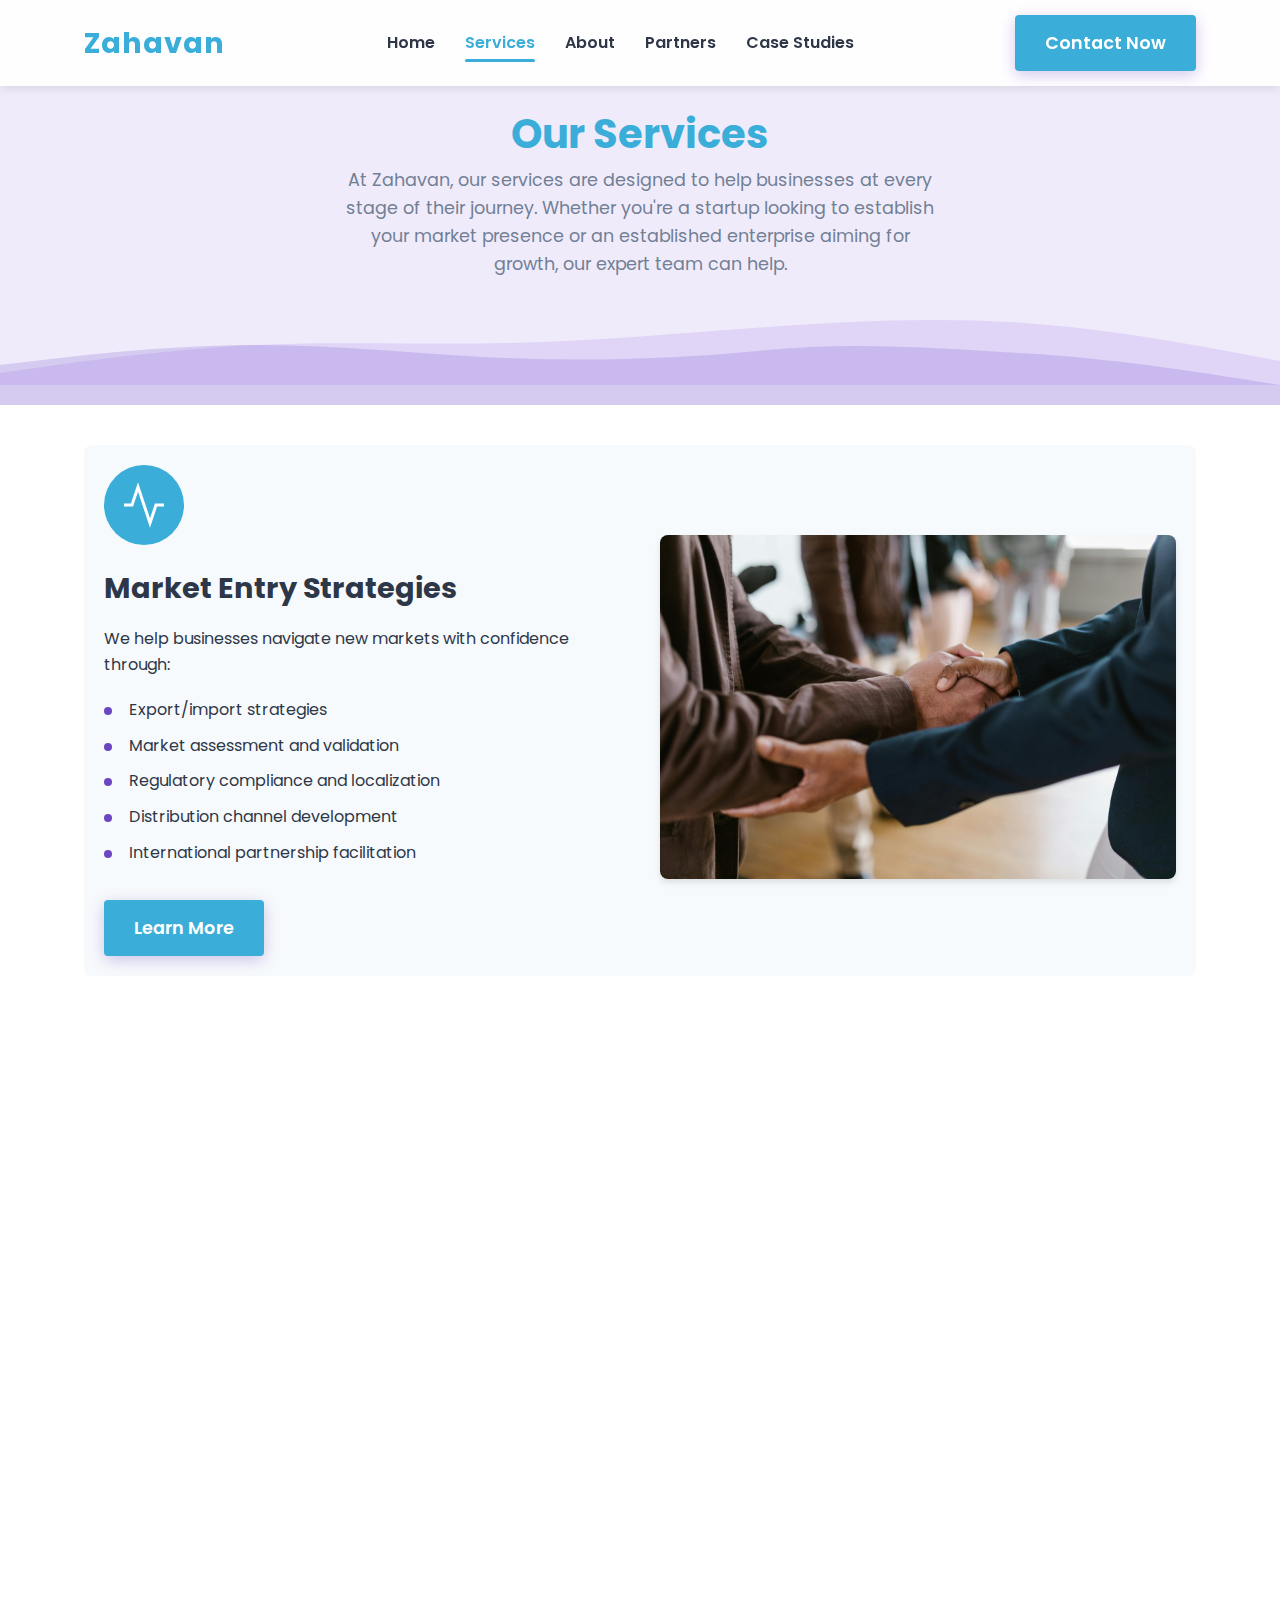
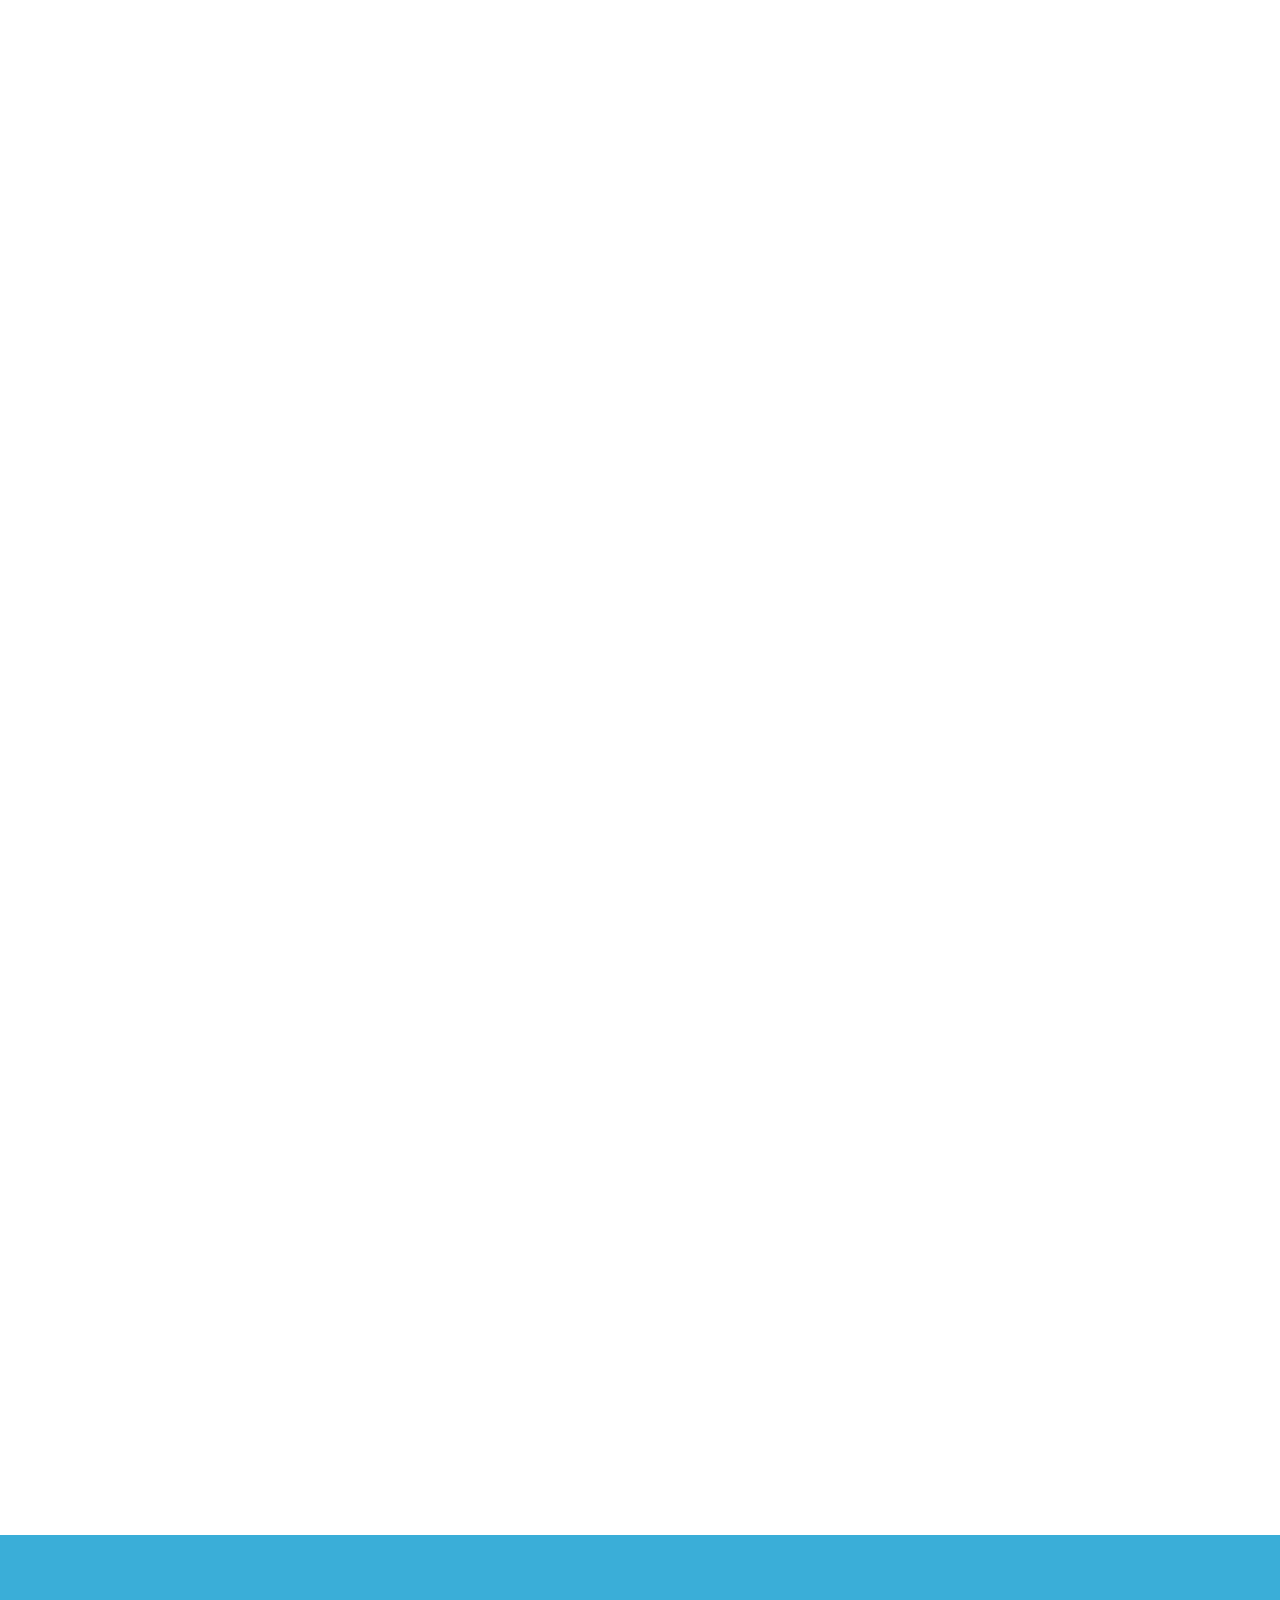
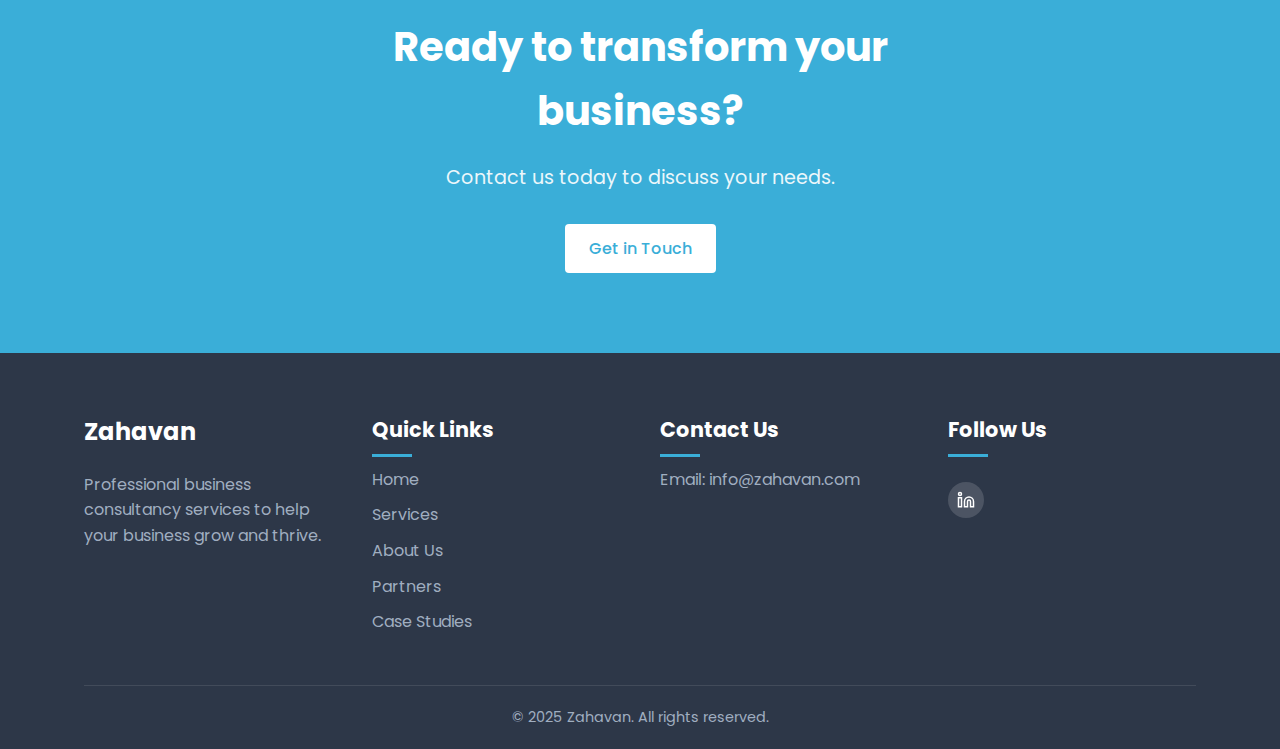
<file: services.html>
<!DOCTYPE html>
<html lang="en">
<head>
    <!-- Google tag (gtag.js) -->
<script async src="https://www.googletagmanager.com/gtag/js?id=G-3B33F8XP7T"></script>
<script>
  window.dataLayer = window.dataLayer || [];
  function gtag(){dataLayer.push(arguments);}
  gtag('js', new Date());
  gtag('config', 'G-3B33F8XP7T');
</script>
    <meta charset="UTF-8">
    <meta name="viewport" content="width=device-width, initial-scale=1.0">
    <title>Our Services - Zahavan</title>
    <link rel="stylesheet" href="styles.css">
    <link rel="preconnect" href="https://fonts.googleapis.com">
    <link rel="preconnect" href="https://fonts.gstatic.com" crossorigin>
    <link href="https://fonts.googleapis.com/css2?family=Poppins:wght@300;400;500;600;700&display=swap" rel="stylesheet">
</head>
<body>
    <div class="page-loader">
        <div class="loader"></div>
    </div>

    <header>
        <div class="container">
            <div class="logo">
                <a href="index.html">Zahavan</a>
            </div>
            <nav>
                <ul>
                    <li><a href="index.html">Home</a></li>
                    <li><a href="services.html" class="active">Services</a></li>
                    <li><a href="about.html">About</a></li>
                    <li><a href="partners.html">Partners</a></li>
                    <li><a href="case-studies.html">Case Studies</a></li>
                </ul>
            </nav>
            <div class="cta-button">
                <a href="contact.html" class="btn">Contact Now</a>
            </div>
            <div class="mobile-toggle">
                <span></span>
                <span></span>
                <span></span>
            </div>
        </div>
    </header>

    <main>
        <section class="hero" id="services-hero">
            <div class="content">
                <h1 class="fade-in">Our Services</h1>
                <p class="fade-in delay-1">At Zahavan, our services are designed to help businesses at every stage of their journey. Whether you're a startup looking to establish your market presence or an established enterprise aiming for growth, our expert team can help.</p>
            </div>
            <div class="wave-container">
                <svg xmlns="http://www.w3.org/2000/svg" viewBox="0 0 1440 320" preserveAspectRatio="none" class="wave">
                    <path fill="#6B46C1" fill-opacity="0.2" d="M0,192L48,176C96,160,192,128,288,128C384,128,480,160,576,170.7C672,181,768,171,864,144C960,117,1056,139,1152,154.7C1248,171,1344,213,1392,234.7L1440,256L1440,320L1392,320C1344,320,1248,320,1152,320C1056,320,960,320,864,320C768,320,672,320,576,320C480,320,384,320,288,320C192,320,96,320,48,320L0,320Z"></path>
                </svg>
                <svg xmlns="http://www.w3.org/2000/svg" viewBox="0 0 1440 320" preserveAspectRatio="none" class="wave wave-2">
                    <path fill="#9F7AEA" fill-opacity="0.2" d="M0,288L48,272C96,256,192,224,288,213.3C384,203,480,213,576,208C672,203,768,181,864,165.3C960,149,1056,139,1152,154.7C1248,171,1344,213,1392,234.7L1440,256L1440,320L1392,320C1344,320,1248,320,1152,320C1056,320,960,320,864,320C768,320,672,320,576,320C480,320,384,320,288,320C192,320,96,320,48,320L0,320Z"></path>
                </svg>
            </div>
        </section>
        <section class="services-list">
            <div class="container">
                <div class="service-item" data-aos="fade-up">
                    <div class="service-content">
                        <div class="service-icon">
                            <svg viewBox="0 0 24 24" width="48" height="48" stroke="currentColor" stroke-width="1.5" fill="none"><path d="M22 12h-4l-3 9L9 3l-3 9H2"></path></svg>
                        </div>
                        <h3>Market Entry Strategies</h3>
                        <p>We help businesses navigate new markets with confidence through:</p>
                        <ul>
                            <li>Export/import strategies</li>
                            <li>Market assessment and validation</li>
                            <li>Regulatory compliance and localization</li>
                            <li>Distribution channel development</li>
                            <li>International partnership facilitation</li>
                        </ul>
                        <a href="contact.html" class="btn btn-service">Learn More</a>
                    </div>
                    <div class="service-image">
                        <img src="handshake.jpg" alt="Market Entry Strategies">
                    </div>
                </div>

                <div class="service-item reverse" data-aos="fade-up">
                    <div class="service-content">
                        <div class="service-icon">
                            <svg viewBox="0 0 24 24" width="48" height="48" stroke="currentColor" stroke-width="1.5" fill="none"><path d="M18 20V10M12 20V4M6 20v-6"></path></svg>
                        </div>
                        <h3>Data and Analytics</h3>
                        <p>Transform your business with data-driven insights and solutions:</p>
                        <ul>
                            <li>Data strategy development</li>
                            <li>Modelling and predictive analytics</li>
                            <li>Storytelling and data visualization</li>
                            <li>AI development and deployment</li>
                            <li>Business intelligence implementation</li>
                        </ul>
                        <a href="contact.html" class="btn btn-service">Learn More</a>
                    </div>
                    <div class="service-image">
                        <img src="data pointing.jpg" alt="Data and Analytics">
                    </div>
                </div>

                <div class="service-item" data-aos="fade-up">
                    <div class="service-content">
                        <div class="service-icon">
                            <svg viewBox="0 0 24 24" width="48" height="48" stroke="currentColor" stroke-width="1.5" fill="none"><path d="M16 8a6 6 0 0 1 6 6v7h-4v-7a2 2 0 0 0-2-2 2 2 0 0 0-2 2v7h-4v-7a6 6 0 0 1 6-6z"></path><rect x="2" y="9" width="4" height="12"></rect><circle cx="4" cy="4" r="2"></circle></svg>
                        </div>
                        <h3>Marketing and Communications</h3>
                        <p>Boost your brand visibility and customer engagement through:</p>
                        <ul>
                            <li>Engagement planning</li>
                            <li>Social media strategy and execution</li>
                            <li>Content development and marketing</li>
                            <li>Brand positioning and management</li>
                            <li>Digital marketing campaigns</li>
                        </ul>
                        <a href="contact.html" class="btn btn-service">Learn More</a>
                    </div>
                    <div class="service-image">
                        <img src="team hands.jpg" alt="Marketing and Communications">
                    </div>
                </div>

                <div class="service-item reverse" data-aos="fade-up">
                    <div class="service-content">
                        <div class="service-icon">
                            <svg viewBox="0 0 24 24" width="48" height="48" stroke="currentColor" stroke-width="1.5" fill="none"><circle cx="12" cy="12" r="10"></circle><path d="M8 14s1.5 2 4 2 4-2 4-2"></path><line x1="9" y1="9" x2="9.01" y2="9"></line><line x1="15" y1="9" x2="15.01" y2="9"></line></svg>
                        </div>
                        <h3>Business Coaching and Improvement</h3>
                        <p>Elevate your business performance and leadership skills through:</p>
                        <ul>
                            <li>Mentoring and coaching</li>
                            <li>Business growth strategies</li>
                            <li>Leadership development</li>
                            <li>Operational efficiency improvements</li>
                            <li>Performance management systems</li>
                        </ul>
                        <a href="contact.html" class="btn btn-service">Learn More</a>
                    </div>
                    <div class="service-image">
                        <img src="group-talking.jpg" alt="Business Coaching">
                    </div>
                </div>
            </div>
        </section>

        <section class="cta">
            <div class="container">
                <div class="cta-content">
                    <h2>Ready to transform your business?</h2>
                    <p>Contact us today to discuss your needs.</p>
                    <a href="contact.html" class="btn btn-primary">Get in Touch</a>
                </div>
            </div>
        </section>
    </main>

    <footer>
        <div class="container">
            <div class="footer-grid">
                <div class="footer-col">
                    <div class="logo">Zahavan</div>
                    <p>Professional business consultancy services to help your business grow and thrive.</p>
                </div>
                <div class="footer-col">
                    <h3>Quick Links</h3>
                    <ul>
                        <li><a href="index.html">Home</a></li>
                        <li><a href="services.html">Services</a></li>
                        <li><a href="about.html">About Us</a></li>
                        <li><a href="partners.html">Partners</a></li>
                        <li><a href="case-studies.html">Case Studies</a></li>
                    </ul>
                </div>
                <div class="footer-col">
                    <h3>Contact Us</h3>
                    <p>Email: info@zahavan.com</p>
                </div>
                <div class="footer-col">
                    <h3>Follow Us</h3>
                    <div class="social-icons">
                        <a href="https://www.linkedin.com/company/zahavan/" class="social-icon" target="_blank">
                            <svg viewBox="0 0 24 24" width="24" height="24" stroke="currentColor" stroke-width="2" fill="none"><path d="M16 8a6 6 0 0 1 6 6v7h-4v-7a2 2 0 0 0-2-2 2 2 0 0 0-2 2v7h-4v-7a6 6 0 0 1 6-6z"></path><rect x="2" y="9" width="4" height="12"></rect><circle cx="4" cy="4" r="2"></circle></svg>
                        </a>
                    </div>
                </div>
            </div>
            <div class="copyright">
                <p>&copy; 2025 Zahavan. All rights reserved.</p>
            </div>
        </div>
    </footer>

    <script src="script.js"></script>
</body>
</html>
</file>
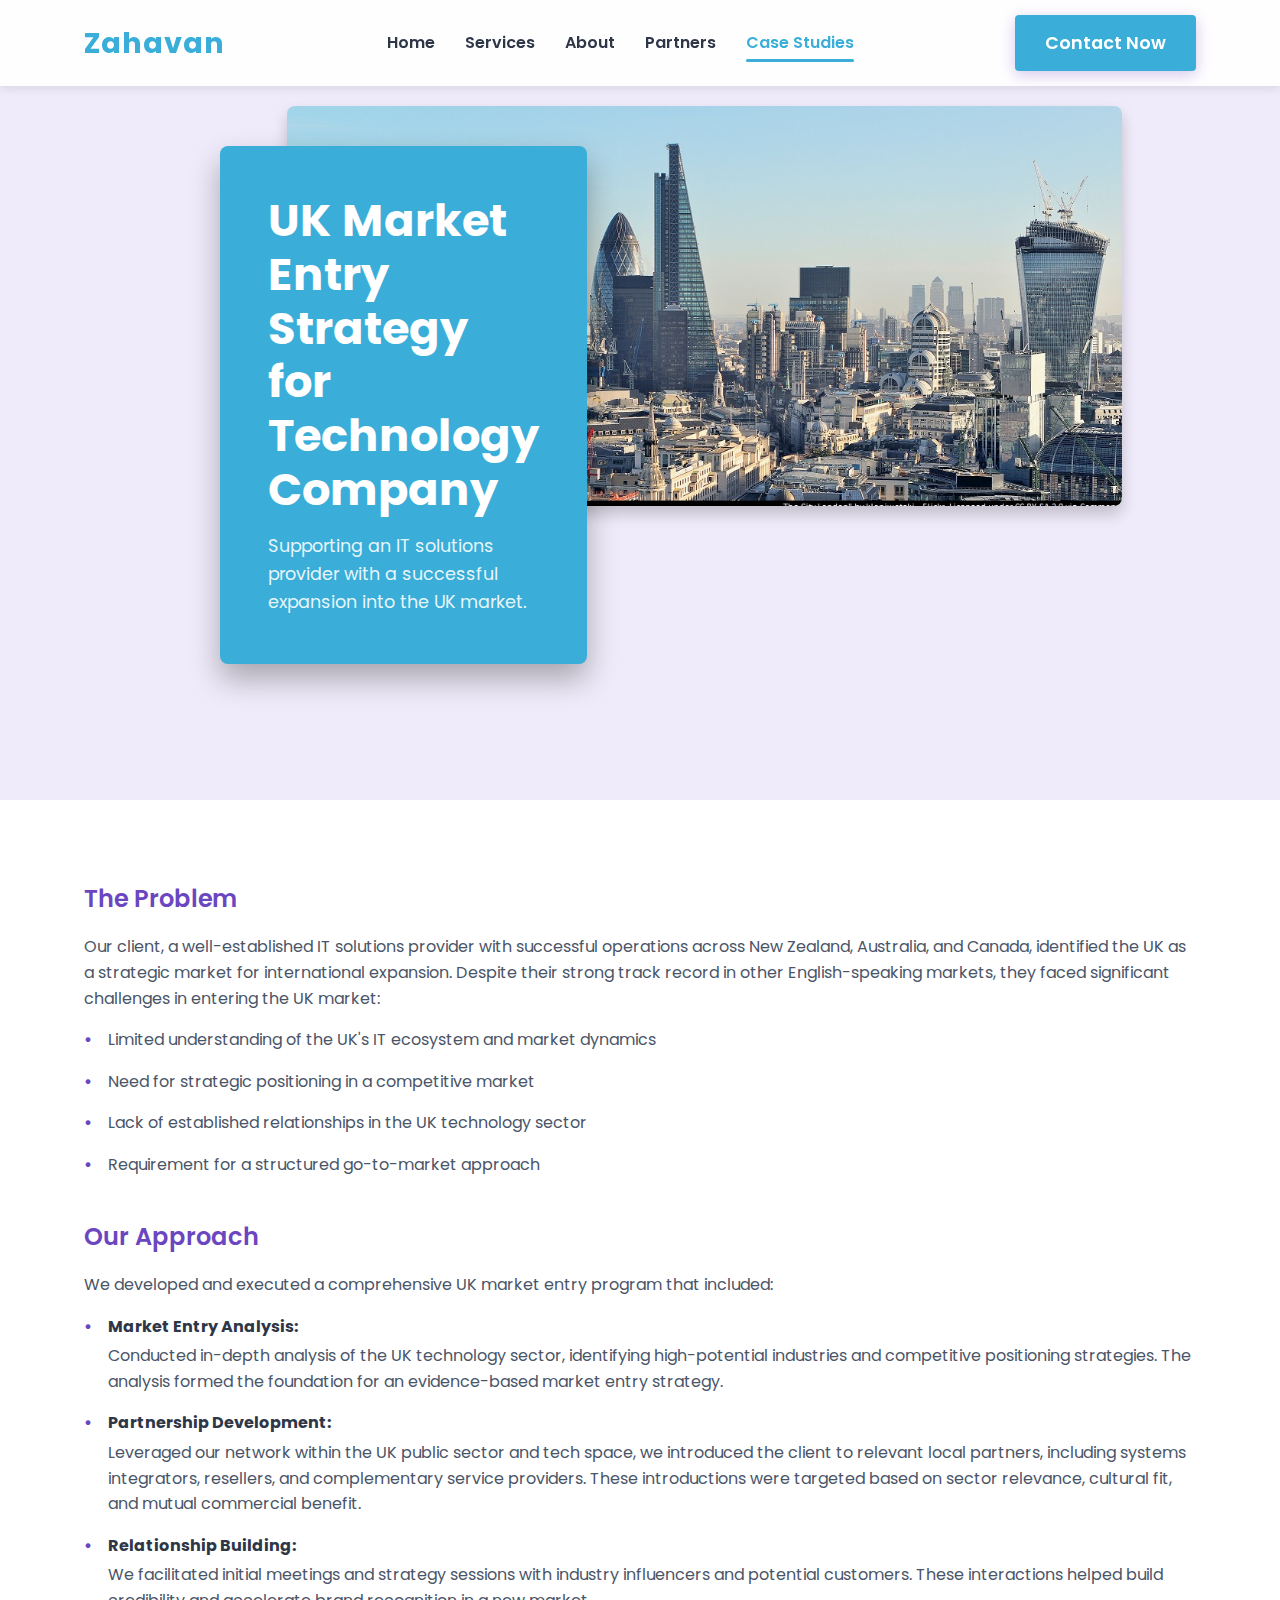
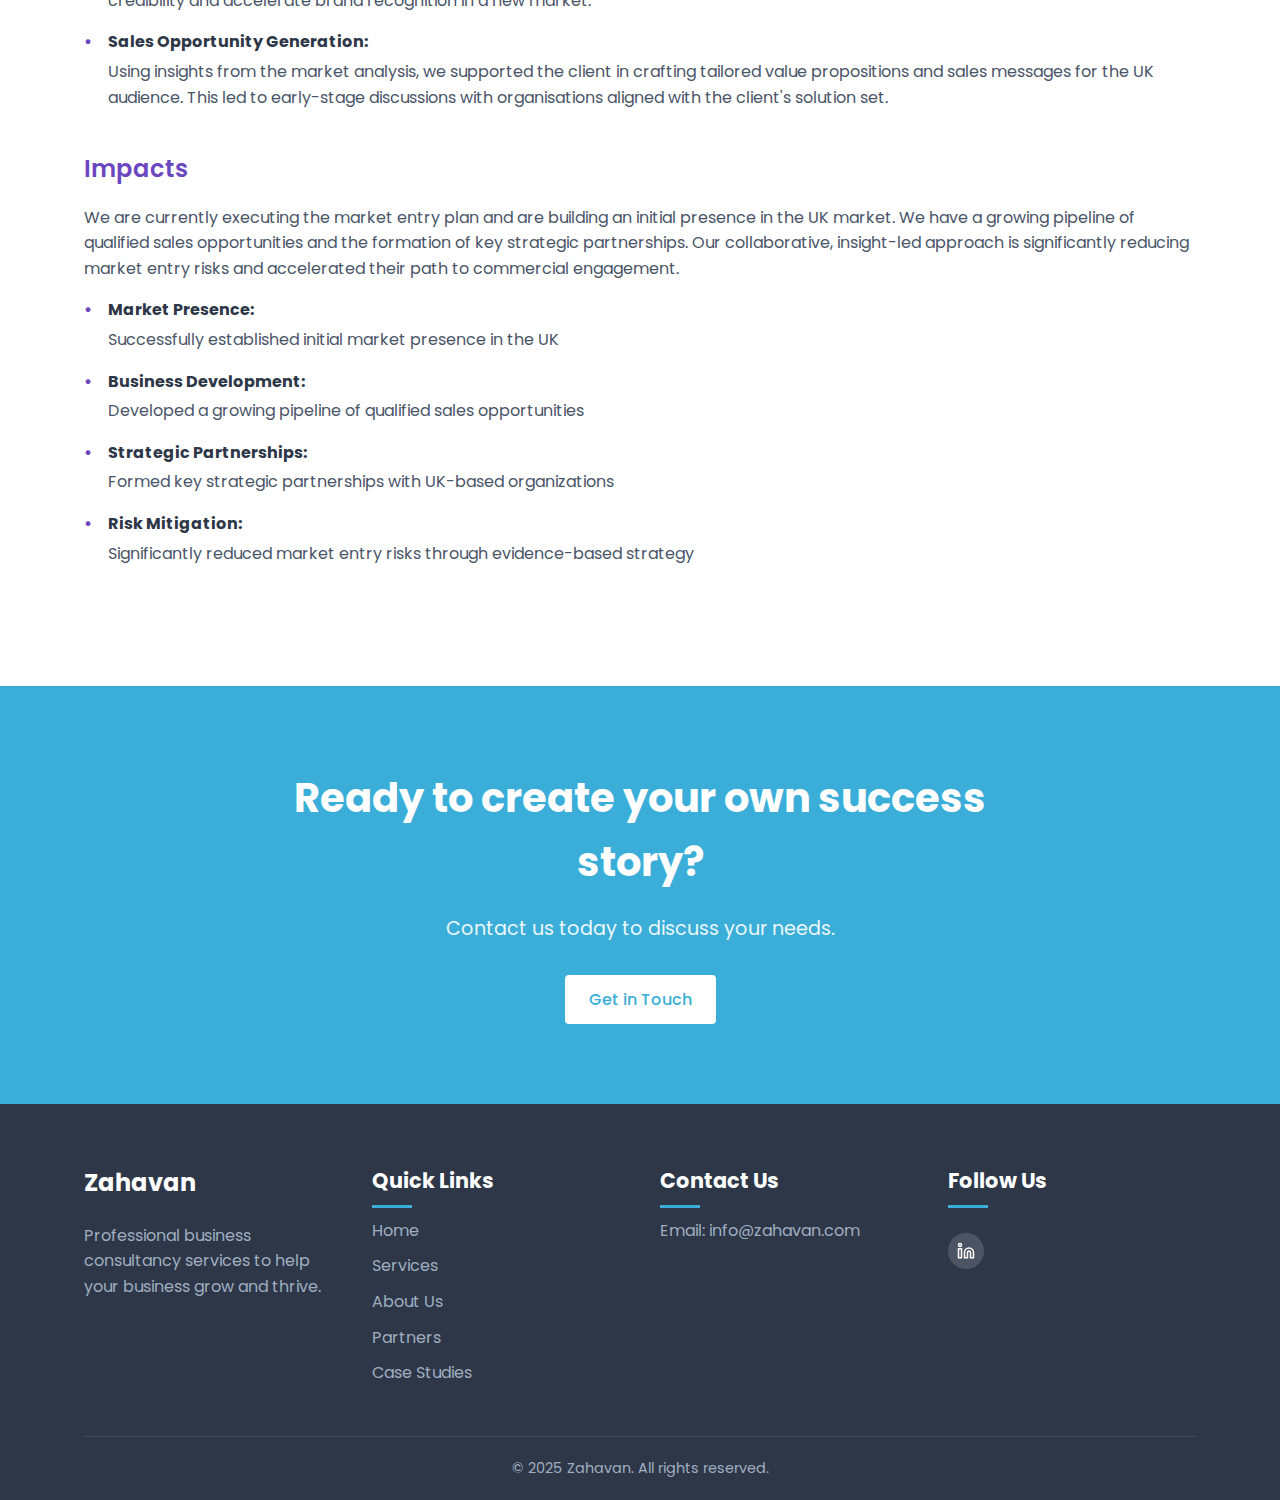
<file: uk-market-entry.html>
<!DOCTYPE html>
<html lang="en">
<head>
    <meta charset="UTF-8">
    <meta name="viewport" content="width=device-width, initial-scale=1.0">
    <title>UK Market Entry Strategy - Zahavan Case Studies</title>
    <link rel="stylesheet" href="styles.css">
    <link rel="preconnect" href="https://fonts.googleapis.com">
    <link rel="preconnect" href="https://fonts.gstatic.com" crossorigin>
    <link href="https://fonts.googleapis.com/css2?family=Poppins:wght@300;400;500;600;700&display=swap" rel="stylesheet">
</head>
<body>
    <div class="page-loader">
        <div class="loader"></div>
    </div>

    <header>
        <div class="container">
            <div class="logo">
                <a href="index.html">Zahavan</a>
            </div>
            <nav>
                <ul>
                    <li><a href="index.html">Home</a></li>
                    <li><a href="services.html">Services</a></li>
                    <li><a href="about.html">About</a></li>
                    <li><a href="partners.html">Partners</a></li>
                    <li><a href="case-studies.html" class="active">Case Studies</a></li>
                </ul>
            </nav>
            <div class="cta-button">
                <a href="contact.html" class="btn">Contact Now</a>
            </div>
            <div class="mobile-toggle">
                <span></span>
                <span></span>
                <span></span>
            </div>
        </div>
    </header>

    <main>
        <section class="case-study-page-header">
            <div class="container">
                <div class="header-text-box">
                    <div class="header-content">
                        <h1 class="fade-in">UK Market Entry Strategy for Technology Company</h1>
                        <p class="fade-in delay-1">Supporting an IT solutions provider with a successful expansion into the UK market.</p>
                    </div>
                </div>
                <div class="header-image">
                    <img src="the_city_london.jpg" alt="London skyline representing UK market entry">
                </div>
            </div>
            <div class="wave-container">
                <svg xmlns="http://www.w3.org/2000/svg" viewBox="0 0 1440 320" preserveAspectRatio="none" class="wave">
                    <path fill="#6B46C1" fill-opacity="0.2" d="M0,192L48,176C96,160,192,128,288,128C384,128,480,160,576,170.7C672,181,768,171,864,144C960,117,1056,75,1152,64C1248,53,1344,75,1392,85.3L1440,96L1440,320L1392,320C1344,320,1248,320,1152,320C1056,320,960,320,864,320C768,320,672,320,576,320C480,320,384,320,288,320C192,320,96,320,48,320L0,320Z"></path>
                </svg>
                <svg xmlns="http://www.w3.org/2000/svg" viewBox="0 0 1440 320" preserveAspectRatio="none" class="wave wave-2">
                    <path fill="#9F7AEA" fill-opacity="0.2" d="M0,288L48,272C96,256,192,224,288,213.3C384,203,480,213,576,208C672,203,768,181,864,165.3C960,149,1056,139,1152,154.7C1248,171,1344,213,1392,234.7L1440,256L1440,320L1392,320C1344,320,1248,320,1152,320C1056,320,960,320,864,320C768,320,672,320,576,320C480,320,384,320,288,320C192,320,96,320,48,320L0,320Z"></path>
                </svg>
            </div>
        </section>

        <section class="case-study-detail">
            <div class="container">
                <div class="case-study-section">
                    <h3>The Problem</h3>
                    <p>Our client, a well-established IT solutions provider with successful operations across New Zealand, Australia, and Canada, identified the UK as a strategic market for international expansion. Despite their strong track record in other English-speaking markets, they faced significant challenges in entering the UK market:</p>
                    <ul>
                        <li>Limited understanding of the UK's IT ecosystem and market dynamics</li>
                        <li>Need for strategic positioning in a competitive market</li>
                        <li>Lack of established relationships in the UK technology sector</li>
                        <li>Requirement for a structured go-to-market approach</li>
                    </ul>
                </div>

                <div class="case-study-section">
                    <h3>Our Approach</h3>
                    <p>We developed and executed a comprehensive UK market entry program that included:</p>
                    <ul>
                        <li><strong>Market Entry Analysis:</strong> Conducted in-depth analysis of the UK technology sector, identifying high-potential industries and competitive positioning strategies. The analysis formed the foundation for an evidence-based market entry strategy.</li>
                        <li><strong>Partnership Development:</strong> Leveraged our network within the UK public sector and tech space, we introduced the client to relevant local partners, including systems integrators, resellers, and complementary service providers. These introductions were targeted based on sector relevance, cultural fit, and mutual commercial benefit.</li>
                        <li><strong>Relationship Building:</strong> We facilitated initial meetings and strategy sessions with industry influencers and potential customers. These interactions helped build credibility and accelerate brand recognition in a new market.</li>
                        <li><strong>Sales Opportunity Generation:</strong> Using insights from the market analysis, we supported the client in crafting tailored value propositions and sales messages for the UK audience. This led to early-stage discussions with organisations aligned with the client's solution set.</li>
                    </ul>
                </div>

                <div class="case-study-section">
                    <h3>Impacts</h3>
                    <p>We are currently executing the market entry plan and are building an initial presence in the UK market. We have a growing pipeline of qualified sales opportunities and the formation of key strategic partnerships. Our collaborative, insight-led approach is significantly reducing market entry risks and accelerated their path to commercial engagement.</p>
                    <ul>
                        <li><strong>Market Presence:</strong> Successfully established initial market presence in the UK</li>
                        <li><strong>Business Development:</strong> Developed a growing pipeline of qualified sales opportunities</li>
                        <li><strong>Strategic Partnerships:</strong> Formed key strategic partnerships with UK-based organizations</li>
                        <li><strong>Risk Mitigation:</strong> Significantly reduced market entry risks through evidence-based strategy</li>
                    </ul>
                </div>
            </div>
        </section>

        <section class="cta">
            <div class="container">
                <div class="cta-content">
                    <h2>Ready to create your own success story?</h2>
                    <p>Contact us today to discuss your needs.</p>
                    <a href="contact.html" class="btn btn-primary">Get in Touch</a>
                </div>
            </div>
        </section>
    </main>

    <footer>
        <div class="container">
            <div class="footer-grid">
                <div class="footer-col">
                    <div class="logo">Zahavan</div>
                    <p>Professional business consultancy services to help your business grow and thrive.</p>
                </div>
                <div class="footer-col">
                    <h3>Quick Links</h3>
                    <ul>
                        <li><a href="index.html">Home</a></li>
                        <li><a href="services.html">Services</a></li>
                        <li><a href="about.html">About Us</a></li>
                        <li><a href="partners.html">Partners</a></li>
                        <li><a href="case-studies.html">Case Studies</a></li>
                    </ul>
                </div>
                <div class="footer-col">
                    <h3>Contact Us</h3>
                    <p>Email: info@zahavan.com</p>
                </div>
                <div class="footer-col">
                    <h3>Follow Us</h3>
                    <div class="social-icons">
                        <a href="https://www.linkedin.com/company/zahavan/" class="social-icon">
                            <svg viewBox="0 0 24 24" width="24" height="24" stroke="currentColor" stroke-width="2" fill="none"><path d="M16 8a6 6 0 0 1 6 6v7h-4v-7a2 2 0 0 0-2-2 2 2 0 0 0-2 2v7h-4v-7a6 6 0 0 1 6-6z"></path><rect x="2" y="9" width="4" height="12"></rect><circle cx="4" cy="4" r="2"></circle></svg>
                        </a>
                    </div>
                </div>
            </div>
            <div class="copyright">
                <p>&copy; 2025 Zahavan. All rights reserved.</p>
            </div>
        </div>
    </footer>

    <script src="script.js"></script>
</body>
</html>
</file>
<file: styles.css>
/* ========== GENERAL STYLES ========== */
:root {
    --primary-color: #3AAED8; /* Process Cyan */
    --primary-light: #2BD9FE; /* Vivid sky blue */
    --primary-dark: #3AAED8; /* Using Process Cyan for primary-dark */
    --secondary-color: #6B46C1; /* Original Primary color */
    --secondary-light: #9F7AEA; /* Original Primary light */
    --secondary-dark: #553C9A; /* Original Primary dark */
    --text-color: #2D3748;
    --text-light: #718096;
    --bg-color: #FFFFFF;
    --bg-light: #F7FAFC;
    --border-color: #E2E8F0;
    --success-color: #48BB78;
    --error-color: #F56565;
    --border-radius: 8px;
    --box-shadow: 0 4px 6px rgba(0, 0, 0, 0.1);
    --transition: all 0.3s ease;
    --dark-bg: #1A1A2E;
}

* {
    margin: 0;
    padding: 0;
    box-sizing: border-box;
}

html {
    scroll-behavior: smooth;
}

body {
    font-size: 16px;
    font-family: 'Poppins', sans-serif;
    color: var(--text-color);
    line-height: 1.6;
    background-color: var(--bg-color);
    overflow-x: hidden;
}

a {
    text-decoration: none;
    color: var(--primary-color);
    transition: var(--transition);
}

a:hover {
    color: var(--primary-dark);
}

ul, ol {
    list-style-position: inside;
}

img {
    max-width: 100%;
    height: auto;
}

.container {
    width: 90%;
    max-width: 1200px;
    margin: 0 auto;
    padding: 0 20px;
}

section {
    padding: 80px 0;
}

.section-title {
    font-size: 2.5rem;
    text-align: center;
    margin-bottom: 50px;
    font-weight: 600;
    position: relative;
}

.section-title::after {
    content: '';
    position: absolute;
    width: 100px;
    height: 4px;
    background-color: var(--secondary-color);
    left: 50%;
    bottom: -15px;
    transform: translateX(-50%);
    border-radius: 2px;
}

.btn {
    display: inline-block;
    padding: 12px 24px;
    background-color: var(--primary-color);
    color: white;
    text-decoration: none;
    border-radius: 4px;
    font-weight: 500;
    transition: all 0.3s ease;
    border: none;
    cursor: pointer;
    position: relative;
    z-index: 1;
}

.btn:hover {
    background-color: var(--primary-dark);
    transform: translateY(-2px);
    box-shadow: 0 10px 20px rgba(0, 0, 0, 0.1);
}

.btn-primary {
    background-color: var(--primary-color);
    color: white;
}

.btn-primary:hover {
    background-color: var(--secondary-color);
    color: white;
    box-shadow: 0 8px 15px rgba(0, 0, 0, 0.2);
}

.btn-primary:active {
    background-color: var(--secondary-dark);
    color: white;
    transform: translateY(0);
    box-shadow: 0 2px 5px rgba(0, 0, 0, 0.2);
}

.center-btn {
    text-align: center;
    margin-top: 2rem;
}

/* Page loader */
.page-loader {
    position: fixed;
    top: 0;
    left: 0;
    width: 100%;
    height: 100%;
    background-color: var(--bg-color);
    display: flex;
    justify-content: center;
    align-items: center;
    z-index: 9999;
    transition: opacity 0.5s, visibility 0.5s;
}

.loader {
    width: 50px;
    height: 50px;
    border: 5px solid var(--border-color);
    border-top: 5px solid var(--primary-color);
    border-radius: 50%;
    animation: spin 1s linear infinite;
}

@keyframes spin {
    0% { transform: rotate(0deg); }
    100% { transform: rotate(360deg); }
}

.page-loader.hidden {
    opacity: 0;
    visibility: hidden;
}

/* Animation utilities */
.fade-in {
    opacity: 0;
    transform: translateY(20px);
    transition: opacity 0.5s ease, transform 0.5s ease;
}

.fade-in.visible {
    opacity: 1;
    transform: translateY(0);
}

.delay-1 {
    transition-delay: 0.2s;
}

.delay-2 {
    transition-delay: 0.4s;
}

.delay-3 {
    transition-delay: 0.6s;
}

/* Page header animation */
.page-header .fade-in {
    transform: translateY(30px);
    transition: opacity 0.7s ease, transform 0.7s ease;
}

.page-header .fade-in.visible {
    opacity: 1;
    transform: translateY(0);
}

/* ========== HEADER ========== */
header {
    position: fixed;
    top: 0;
    left: 0;
    width: 100%;
    z-index: 1000;
    background-color: rgba(255, 255, 255, 0.95);
    box-shadow: 0 2px 10px rgba(0, 0, 0, 0.1);
    padding: 15px 0;
    transition: var(--transition);
}

header.scrolled {
    padding: 10px 0;
    background-color: rgba(255, 255, 255, 0.98);
}

header .container {
    display: flex;
    justify-content: space-between;
    align-items: center;
}

.logo a {
    font-size: 1.8rem;
    font-weight: 700;
    color: var(--primary-color);
    letter-spacing: 1px;
}

nav ul {
    display: flex;
    list-style: none;
}

nav ul li {
    margin: 0 15px;
}

nav ul li a {
    color: var(--text-color);
    font-weight: 600;
    position: relative;
    padding: 8px 0;
    transition: color 0.3s ease;
}

nav ul li a::after {
    content: '';
    position: absolute;
    width: 0;
    height: 3px;
    background-color: var(--primary-color);
    bottom: 0;
    left: 0;
    transition: width 0.3s ease;
    border-radius: 3px;
}

nav ul li a:hover, 
nav ul li a.active {
    color: var(--primary-color);
}

nav ul li a:hover::after,
nav ul li a.active::after {
    width: 100%;
}

.cta-button .btn {
    display: inline-block;
    padding: 14px 30px;
    background-color: var(--primary-color);
    color: white;
    font-weight: 600;
    box-shadow: 0 4px 15px rgba(107, 70, 193, 0.3);
    font-size: 1.1rem;
    transition: transform 0.3s ease, box-shadow 0.3s ease, background-color 0.3s ease;
    border-radius: 4px;
    text-decoration: none;
}

.cta-button .btn:hover {
    background-color: var(--primary-dark);
    transform: translateY(-5px);
    box-shadow: 0 8px 25px rgba(107, 70, 193, 0.4);
}

.cta-button .btn.active {
    background-color: var(--primary-dark);
    box-shadow: 0 6px 15px rgba(107, 70, 193, 0.35);
}

.mobile-toggle {
    display: none;
    flex-direction: column;
    justify-content: space-between;
    width: 30px;
    height: 21px;
    cursor: pointer;
}

.mobile-toggle span {
    width: 100%;
    height: 3px;
    background-color: var(--primary-color);
    border-radius: 3px;
    transition: var(--transition);
}

/* ========== FOOTER ========== */
footer {
    background-color: #2D3748;
    color: white;
    padding: 60px 0 20px;
}

.footer-grid {
    display: grid;
    grid-template-columns: repeat(auto-fit, minmax(200px, 1fr));
    gap: 40px;
    margin-bottom: 40px;
}

.footer-col h3 {
    font-size: 1.3rem;
    margin-bottom: 20px;
    position: relative;
    display: inline-block;
}

.footer-col h3::after {
    content: '';
    position: absolute;
    width: 40px;
    height: 3px;
    background-color: var(--primary-color);
    bottom: -10px;
    left: 0;
}

.footer-col p {
    margin-bottom: 15px;
    color: #A0AEC0;
}

.footer-col ul {
    list-style: none;
}

.footer-col ul li {
    margin-bottom: 10px;
}

.footer-col ul li a {
    color: #A0AEC0;
    transition: var(--transition);
}

.footer-col ul li a:hover {
    color: white;
    padding-left: 5px;
}

.footer-col .logo {
    font-size: 1.5rem;
    font-weight: 700;
    color: white;
    margin-bottom: 20px;
}

.social-icons {
    display: flex;
    gap: 15px;
    margin-top: 15px;
}

.social-icon {
    display: flex;
    align-items: center;
    justify-content: center;
    width: 36px;
    height: 36px;
    background-color: rgba(255, 255, 255, 0.15);
    border-radius: 50%;
    transition: all 0.3s ease;
}

.social-icon:hover {
    background-color: var(--primary-color);
    transform: translateY(-5px);
}

.social-icon svg {
    width: 18px;
    height: 18px;
    stroke: white;
}

.copyright {
    text-align: center;
    padding-top: 20px;
    border-top: 1px solid rgba(255, 255, 255, 0.1);
    color: #A0AEC0;
    font-size: 0.9rem;
}

/* ========== HERO SECTION ========== */
/* Home Hero Section */
.hero {
    position: relative;
    background: #f0ebfa;
    color: var(--text-color);
    height: 100vh;
    display: flex;
    align-items: center;
    justify-content: center;
    overflow: hidden;
    padding-bottom: 80px;
}

.hero h1 {
    position: relative;
    z-index: 1;
    font-size: 4.5rem;
    margin: 0 0 10px;
    line-height: 1.1;
    color: var(--primary-color);
}

.hero p {
    position: relative;
    z-index: 1;
    font-size: 1.1rem;
    color: var(--text-light);
    line-height: 1.6;
    margin-bottom: 2rem;
}

.hero .content {
    position: relative;
    z-index: 1;
    text-align: center;
    max-width: 800px;
    padding: 0 20px;
}

/* Wave container for home hero section */
.hero .wave-container {
    position: absolute;
    bottom: 0;
    left: 0;
    width: 100%;
    overflow: hidden;
    line-height: 0;
    z-index: 1;
}

.hero .wave {
    width: 100%;
    height: 120px;
    fill: var(--primary-color);
    opacity: 0.2;
}

.hero .wave-2 {
    position: absolute;
    bottom: -10px;
    left: 0;
    width: 100%;
    height: 150px;
    fill: var(--primary-light);
    opacity: 0.3;
}

.hero .btn {
    display: inline-block;
    padding: 14px 30px;
    background-color: var(--primary-color);
    color: white;
    font-weight: 600;
    box-shadow: 0 4px 15px rgba(107, 70, 193, 0.3);
    font-size: 1.1rem;
    transition: transform 0.3s ease, box-shadow 0.3s ease, background-color 0.3s ease;
}

.hero .btn:hover {
    background-color: var(--primary-dark);
    transform: translateY(-5px);
    box-shadow: 0 8px 25px rgba(107, 70, 193, 0.4);
}

/* Other Pages Hero Section */
#services-hero,
#about-hero,
#partners-hero,
#case-studies-hero,
#contact-hero {
    height: 45vh;
    min-height: 300px;
    max-height: 500px;
    padding: 0;
    display: flex;
    flex-direction: column;
    align-items: center;
    justify-content: center;
    position: relative;
    overflow: hidden;
    background-color: #f0ebfa;
}

#services-hero .content,
#about-hero .content,
#partners-hero .content,
#case-studies-hero .content,
#contact-hero .content {
    text-align: center !important;
    max-width: 800px;
    padding: 0 20px;
    position: relative;
    z-index: 10;
    flex-grow: 0;
    flex-shrink: 0;
}

#services-hero h1,
#about-hero h1,
#partners-hero h1,
#case-studies-hero h1,
#contact-hero h1 {
    font-size: 2.5rem !important;
    margin-bottom: 10px !important;
    color: var(--primary-color) !important;
    text-align: center !important;
}

#services-hero p,
#about-hero p,
#partners-hero p,
#case-studies-hero p,
#contact-hero p {
    font-size: 1.1rem !important;
    max-width: 600px !important;
    margin: 0 auto 15px auto !important;
    color: var(--text-light) !important;
    text-align: center !important;
}

/* Wave styling for other pages hero sections */
#services-hero .wave-container,
#about-hero .wave-container,
#partners-hero .wave-container,
#case-studies-hero .wave-container,
#contact-hero .wave-container {
    position: absolute;
    bottom: 0;
    left: 0;
    width: 100%;
    height: 150px;
    overflow: hidden;
    line-height: 0;
    z-index: 1;
}

#services-hero .wave,
#about-hero .wave,
#partners-hero .wave,
#case-studies-hero .wave,
#contact-hero .wave {
    position: absolute;
    bottom: 0;
    left: 0;
    width: 100%;
    height: 100px;
    fill: var(--primary-color);
    opacity: 0.2;
}

#services-hero .wave-2,
#about-hero .wave-2,
#partners-hero .wave-2,
#case-studies-hero .wave-2,
#contact-hero .wave-2 {
    position: absolute;
    bottom: 20px;
    left: 0;
    width: 100%;
    height: 120px;
    fill: var(--primary-light);
    opacity: 0.6;
}

/* Page Header for secondary pages */
.page-header {
    padding: 150px 0 120px;
    text-align: center;
    position: relative;
    background-color: #f0ebfa;
    color: var(--text-color);
    overflow: hidden;
    display: block;
    align-items: center;
    justify-content: center;
    padding-bottom: 150px;
}

.page-header .container {
    display: block;
    align-items: center;
    gap: 40px;
    position: relative;
    z-index: 10;
    width: unset;
    max-width: 1200px;
    padding: 0 20px;
    margin: 0 auto;
}

.page-header h1 {
    font-size: 3rem;
    margin-bottom: 15px;
    position: relative;
    z-index: 2;
    color: var(--primary-color);
    line-height: 1.2;
}

.page-header p {
    font-size: 1.2rem;
    color: var(--text-light);
    max-width: 600px;
    margin: 0 auto;
    position: relative;
    z-index: 2;
}

/* New class for Case Study Detail Page Header */
.case-study-page-header {
    padding: 100px 0 180px 0;
    text-align: left;
    position: relative;
    background-color: #f0ebfa;
    color: var(--text-color);
    overflow: hidden;
    display: flex;
    align-items: center;
    justify-content: center;
    padding-bottom: 150px;
    height: 800px;
}

.case-study-page-header .container {
    display: flex;
    align-items: flex-start;
    gap: 0;
    position: relative;
    z-index: 2;
    width: 100%;
    max-width: 1200px;
    padding: 0 20px;
}

.case-study-page-header .header-text-box {
    flex: 0 0 28%;
    background-color: var(--primary-color);
    color: white;
    padding: 3rem;
    border-radius: 8px;
    position: relative;
    z-index: 3;
    margin-top: 60px;
    margin-left: 0;
    box-shadow: 0 15px 30px rgba(0, 0, 0, 0.3);
    transform: translateX(160px);
}

.case-study-page-header .header-content h1 {
    color: white;
    font-size: 2.8rem;
    margin-bottom: 15px;
    line-height: 1.2;
}

.case-study-page-header .header-content p {
    color: rgba(255, 255, 255, 0.9);
    font-size: 1.1rem;
    margin: 0;
}

.case-study-page-header .header-image {
    flex: 0 0 72%;
    display: flex;
    justify-content: flex-start;
    align-items: center;
    position: relative;
    z-index: 1;
    margin-left: -140px;
    margin-top: 20px;
    box-shadow: 0 8px 15px rgba(0, 0, 0, 0.2);
    border-radius: 8px;
    overflow: hidden;
    height: 400px;
}

.case-study-page-header .header-image img {
    display: block;
    width: 100%;
    height: 100%;
    object-fit: cover;
    transition: transform 0.3s ease;
}

.case-study-page-header .wave-container {
    position: absolute;
    bottom: 0;
    left: 0;
    width: 100%;
    overflow: hidden;
    line-height: 0;
    z-index: 0;
    height: auto;
    display: none !important;
}

.case-study-page-header .wave, .case-study-page-header .wave-2 {
    fill: #f0ebfa;
    opacity: 1;
}

.case-study-page-header .wave-2 {
    fill: rgba(159, 122, 234, 0.5);
}

/* Responsive adjustments */
@media (max-width: 992px) {
    .page-header, .case-study-page-header {
        height: 35vh;
        min-height: 250px;
        max-height: 400px;
    }
    .page-header .container, .case-study-page-header .container {
        padding-top: 80px;
    }
    .case-study-page-header .header-text-box {
        padding: 20px;
    }
    .case-study-page-header .header-content h1 {
        font-size: 2rem;
    }
    .case-study-page-header .header-content p {
        font-size: 1rem;
    }
    .case-study-page-header .header-image {
        max-height: 300px;
    }
    nav ul li {
        margin: 0 8px;
    }
}

@media (max-width: 850px) {
    nav ul li {
        margin: 0 6px;
    }
    nav ul li a {
        font-size: 0.95rem;
        padding: 8px 0;
    }
}

@media (max-width: 768px) {
    .page-header h1 {
        font-size: 2.2rem;
    }

    .case-study-page-header .header-content h1 {
        font-size: 1.8rem;
    }

    .case-study-page-header .header-content p {
        font-size: 0.9rem;
    }

    .case-study-page-header .header-image {
        flex: 0 0 90%;
    }

    .mobile-toggle {
        display: flex;
    }

    nav {
        position: fixed;
        top: 70px;
        left: 0;
        width: 100%;
        background-color: white;
        box-shadow: 0 5px 10px rgba(0, 0, 0, 0.1);
        padding: 20px 0;
        transform: translateY(-150%);
        transition: transform 0.3s ease;
        z-index: 999;
    }

    nav.active {
        transform: translateY(0);
    }

    nav ul {
        flex-direction: column;
        align-items: center;
    }

    nav ul li {
        margin: 10px 0;
    }

    .hero {
        padding-top: 70px;
    }
    
    .hero-content {
        padding: 30px 20px;
        margin: 0 20px;
    }
    
    .hero h1 {
        font-size: 2.8rem;
    }
    
    .hero p {
        font-size: 1.1rem;
        margin-bottom: 30px;
    }
    
    .hero .btn {
        padding: 14px 28px;
    }

    .cta-button {
        display: none;
    }

    .services-grid,
    .footer-grid {
        grid-template-columns: 1fr;
    }

    .page-header .container {
        flex-direction: column;
        gap: 20px;
    }

    .page-header .header-text-box {
        flex: 0 0 100%;
        max-width: 90%;
        margin-top: 0;
        margin-left: 0;
        padding: 2rem;
        box-shadow: 0 5px 15px rgba(0, 0, 0, 0.2);
        text-align: center;
        transform: translateX(0);
    }

    .page-header .header-content {
        text-align: center;
    }

    .page-header .header-content h1 {
        font-size: 2rem;
        margin-bottom: 10px;
    }

    .page-header .header-content p {
        font-size: 1rem;
    }

    .page-header .header-image {
        flex: 0 0 90%;
        justify-content: center;
        margin-left: 0;
        margin-top: 2rem;
        border-radius: 8px;
        overflow: hidden;
    }

    .page-header .header-image img {
        max-width: 100%;
    }

    .page-header .wave-container {
        bottom: 0;
    }
}

@media (max-width: 480px) {
    .case-study-page-header .header-text-box {
        padding: 1.5rem;
    }

    .case-study-page-header .header-content h1 {
        font-size: 1.5rem;
    }
}

/* Services Preview Section */
.services-preview {
    background-color: var(--bg-light);
    position: relative;
}

.services-grid {
    display: grid;
    grid-template-columns: repeat(auto-fit, minmax(300px, 1fr));
    gap: 30px;
    margin-top: 50px;
}

.service-card {
    background-color: white;
    border-radius: var(--border-radius);
    padding: 30px;
    box-shadow: var(--box-shadow);
    transition: var(--transition);
    text-align: center;
}

.service-card:hover {
    transform: translateY(-10px);
    box-shadow: 0 10px 30px rgba(0, 0, 0, 0.1);
}

.service-card .icon {
    width: 60px;
    height: 60px;
    margin: 0 auto 20px;
    display: flex;
    align-items: center;
    justify-content: center;
    background: var(--primary-color);
    border-radius: 50%;
}

.service-card .icon svg {
    width: 30px;
    height: 30px;
    stroke: white;
}

.service-card h3 {
    margin-bottom: 15px;
    font-size: 1.5rem;
}

.service-card p {
    color: var(--text-light);
}

/* Testimonials Section */
.testimonials {
    background-color: white;
    position: relative;
    overflow: hidden;
}

.testimonial-slider {
    max-width: 800px;
    margin: 0 auto;
    position: relative;
    height: 240px;
}

.testimonial-slide {
    position: absolute;
    top: 0;
    left: 0;
    width: 100%;
    height: 100%;
    opacity: 0;
    transition: opacity 0.5s ease;
    padding: 30px;
    border-radius: var(--border-radius);
    background-color: var(--bg-light);
    box-shadow: var(--box-shadow);
    display: flex;
    flex-direction: column;
    justify-content: space-between;
}

.testimonial-slide.active {
    opacity: 1;
    z-index: 1;
}

.quote {
    font-size: 1.2rem;
    font-style: italic;
    margin-bottom: 20px;
    position: relative;
    padding-left: 30px;
}

.quote::before {
    content: '"';
    font-size: 4rem;
    color: var(--primary-color);
    position: absolute;
    top: -20px;
    left: -10px;
    opacity: 0.3;
}

.client {
    display: flex;
    align-items: center;
}

.client-image {
    width: 100%;
    height: 300px;
    overflow: hidden;
    border-radius: var(--border-radius);
    margin-right: 15px;
    background-color: var(--border-color);
}

.client-image img {
    display: block;
    width: 100%;
    height: 100%;
    object-fit: contain;
    transition: transform 0.3s ease;
}

.client-info h4 {
    margin-bottom: 5px;
}

.client-info p {
    color: var(--text-light);
    font-size: 0.9rem;
}

.slider-controls {
    display: flex;
    justify-content: center;
    align-items: center;
    margin-top: 30px;
}

.prev-slide, .next-slide {
    background: none;
    border: none;
    font-size: 1.5rem;
    color: var(--text-light);
    cursor: pointer;
    padding: 5px 10px;
    transition: var(--transition);
}

.prev-slide:hover, .next-slide:hover {
    color: var(--primary-color);
}

.slider-dots {
    display: flex;
    margin: 0 20px;
}

.dot {
    width: 10px;
    height: 10px;
    border-radius: 50%;
    background-color: var(--border-color);
    margin: 0 5px;
    cursor: pointer;
    transition: var(--transition);
}

.dot.active {
    background-color: var(--secondary-color);
    transform: scale(1.3);
}

/* CTA Section */
.cta {
    background-color: var(--primary-color);
    color: white;
    text-align: center;
    padding: 80px 0;
}

.cta-content {
    max-width: 700px;
    margin: 0 auto;
}

.cta h2 {
    font-size: 2.5rem;
    margin-bottom: 20px;
}

.cta p {
    font-size: 1.2rem;
    margin-bottom: 30px;
    opacity: 0.9;
}

.cta .btn {
    background-color: white;
    color: var(--primary-color);
}

.cta .btn:hover {
    background-color: rgba(255, 255, 255, 0.9);
    transform: translateY(-3px);
}

/* ========== SERVICES PAGE ========== */
.services-intro-content {
    max-width: 800px;
    margin: 0 auto;
    text-align: center;
}

.services-list {
    padding: 40px 0;
}

.service-item {
    display: grid;
    grid-template-columns: 1fr 1fr;
    gap: 40px;
    align-items: center;
    margin-bottom: 80px;
    padding: 20px;
    border-radius: var(--border-radius);
    background-color: var(--bg-light);
    transition: var(--transition);
}

.service-item:last-child {
    margin-bottom: 0;
}

.service-item:hover {
    box-shadow: var(--box-shadow);
    transform: translateY(-5px);
}

.service-item.reverse {
    direction: rtl;
}

.service-item.reverse .service-content {
    direction: ltr;
}

.service-icon {
    display: inline-flex;
    align-items: center;
    justify-content: center;
    width: 80px;
    height: 80px;
    background: var(--primary-color);
    border-radius: 50%;
    margin-bottom: 20px;
}

.service-icon svg {
    stroke: white;
}

.service-content h3 {
    font-size: 1.8rem;
    margin-bottom: 15px;
}

.service-content p {
    margin-bottom: 20px;
}

.service-content ul {
    margin-bottom: 25px;
    list-style-type: none;
}

.service-content ul li {
    margin-bottom: 10px;
    position: relative;
    padding-left: 25px;
}

.service-content ul li::before {
    content: '';
    position: absolute;
    left: 0;
    top: 10px;
    width: 8px;
    height: 8px;
    background-color: var(--secondary-color);
    border-radius: 50%;
}

.service-image img {
    border-radius: var(--border-radius);
    box-shadow: var(--box-shadow);
    width: 100%;
}

.service-packages {
    background-color: var(--bg-light);
    padding: 80px 0;
}

.packages-grid {
    display: grid;
    grid-template-columns: repeat(auto-fit, minmax(300px, 1fr));
    gap: 30px;
    margin-bottom: 50px;
}

.package-card {
    background-color: white;
    border-radius: var(--border-radius);
    overflow: hidden;
    box-shadow: var(--box-shadow);
    transition: var(--transition);
    height: 100%;
    display: flex;
    flex-direction: column;
    position: relative;
}

.package-card:hover {
    transform: translateY(-10px);
    box-shadow: 0 15px 30px rgba(0, 0, 0, 0.2);
}

.package-card.featured {
    border: 2px solid var(--primary-color);
    transform: scale(1.05);
}

.package-card.featured:hover {
    transform: translateY(-10px) scale(1.05);
}

.featured-tag {
    position: absolute;
    top: 20px;
    right: -30px;
    background: var(--primary-color);
    color: white;
    padding: 8px 30px;
    font-size: 0.8rem;
    transform: rotate(45deg);
    transform-origin: top left;
    box-shadow: 0 2px 5px rgba(0, 0, 0, 0.1);
}

.package-header {
    padding: 30px 30px 20px;
    text-align: center;
    background: var(--bg-light);
    position: relative;
}

.package-header h3 {
    font-size: 1.8rem;
    margin-bottom: 15px;
}

.package-price {
    font-size: 2.5rem;
    font-weight: 700;
    color: var(--primary-color);
    margin-bottom: 10px;
}

.package-header p {
    color: var(--text-light);
    font-size: 0.9rem;
}

.package-content {
    padding: 20px 30px 30px;
    flex-grow: 1;
    display: flex;
    flex-direction: column;
}

.package-content ul {
    list-style-type: none;
    margin-bottom: 25px;
    flex-grow: 1;
}

.package-content ul li {
    margin-bottom: 15px;
    position: relative;
    padding-left: 25px;
}

.package-content ul li::before {
    content: '✓';
    position: absolute;
    left: 0;
    color: var(--primary-color);
    font-weight: bold;
}

.custom-package {
    text-align: center;
    padding: 40px;
    background-color: white;
    border-radius: var(--border-radius);
    box-shadow: var(--box-shadow);
}

.custom-package h3 {
    font-size: 1.8rem;
    margin-bottom: 15px;
}

.custom-package p {
    margin-bottom: 20px;
    max-width: 600px;
    margin-left: auto;
    margin-right: auto;
}

/* ========== ABOUT PAGE ========== */
.about-intro {
    padding: 80px 0;
}

.about-grid {
    display: grid;
    grid-template-columns: 6fr 4fr;
    gap: 50px;
    align-items: center;
}

.about-content p {
    margin-bottom: 20px;
}

.about-image img {
    border-radius: var(--border-radius);
    box-shadow: var(--box-shadow);
}

.mission-vision {
    background-color: var(--bg-light);
    padding: 80px 0;
}

.mission-vision-grid {
    display: grid;
    grid-template-columns: repeat(auto-fit, minmax(300px, 1fr));
    gap: 30px;
}

.mission-box, .vision-box, .values-box {
    background-color: white;
    border-radius: var(--border-radius);
    padding: 30px;
    box-shadow: var(--box-shadow);
    height: 100%;
    transition: var(--transition);
}

.mission-box:hover, .vision-box:hover, .values-box:hover {
    transform: translateY(-10px);
    box-shadow: 0 15px 30px rgba(0, 0, 0, 0.1);
}

.mission-box h3, .vision-box h3, .values-box h3 {
    font-size: 1.5rem;
    margin-bottom: 20px;
    position: relative;
    padding-bottom: 15px;
}

.mission-box h3::after, .vision-box h3::after, .values-box h3::after {
    content: '';
    position: absolute;
    bottom: 0;
    left: 0;
    width: 50px;
    height: 3px;
    background-color: var(--primary-color);
}

.values-box ul {
    list-style-type: none;
}

.values-box ul li {
    margin-bottom: 10px;
    position: relative;
    padding-left: 25px;
}

.values-box ul li::before {
    content: '';
    position: absolute;
    left: 0;
    top: 10px;
    width: 8px;
    height: 8px;
    background-color: var(--secondary-color);
    border-radius: 50%;
}

.team {
    padding: 80px 0;
}

.team-grid {
    display: grid;
    grid-template-columns: repeat(auto-fit, minmax(280px, 1fr));
    gap: 40px;
}

.team-member {
    background-color: white;
    border-radius: var(--border-radius);
    overflow: hidden;
    box-shadow: var(--box-shadow);
    transition: var(--transition);
}

.team-member:hover {
    transform: translateY(-10px);
    box-shadow: 0 15px 30px rgba(0, 0, 0, 0.1);
}

.member-image {
    width: 100%;
    height: 300px;
    overflow: hidden;
    border-radius: var(--border-radius);
    margin-right: 15px;
    background-color: var(--border-color);
}

.member-image img {
    display: block;
    width: 100%;
    height: 100%;
    object-fit: contain;
    transition: transform 0.3s ease;
}

.team-member:hover .member-image img {
    transform: scale(1.05);
}

.team-member h3 {
    font-size: 1.3rem;
    margin: 20px 20px 5px;
}

.position {
    font-weight: 500;
    color: var(--primary-color);
    margin: 0 20px 10px;
}

.bio {
    margin: 0 20px 20px;
    font-size: 0.9rem;
    color: var(--text-light);
}

.social-links {
    display: flex;
    padding: 0 20px 20px;
    gap: 10px;
}

.social-link {
    width: 36px;
    height: 36px;
    border-radius: 50%;
    background-color: var(--bg-light);
    display: flex;
    align-items: center;
    justify-content: center;
    transition: var(--transition);
}

.social-link:hover {
    background-color: var(--primary-light);
}

.social-link svg {
    width: 18px;
    height: 18px;
    stroke: var(--text-color);
    transition: var(--transition);
}

.social-link:hover svg {
    stroke: white;
}

.stats {
    background: var(--primary-color);
    color: white;
    padding: 80px 0;
}

.stats-grid {
    display: grid;
    grid-template-columns: repeat(auto-fit, minmax(200px, 1fr));
    gap: 30px;
    text-align: center;
}

.stat-box {
    padding: 20px;
}

.stat-number {
    font-size: 3rem;
    font-weight: 700;
    margin-bottom: 10px;
}

.stat-label {
    font-size: 1.1rem;
    opacity: 0.9;
}

/* ========== CONTACT PAGE ========== */
.contact-info {
    padding: 80px 0;
}

.contact-grid {
    display: grid;
    grid-template-columns: 1fr 1fr;
    gap: 50px;
}

.contact-methods {
    padding-right: 30px;
}

.contact-method {
    display: flex;
    margin-bottom: 30px;
}

.method-icon {
    width: 50px;
    height: 50px;
    background-color: var(--bg-light);
    border-radius: 50%;
    display: flex;
    align-items: center;
    justify-content: center;
    margin-right: 15px;
    flex-shrink: 0;
}

.method-icon svg {
    width: 24px;
    height: 24px;
    stroke: var(--primary-color);
}

.method-info h3 {
    margin-bottom: 5px;
}

.method-info p {
    color: var(--text-color);
}

.method-info .small {
    font-size: 0.9rem;
    color: var(--text-light);
}

.social-connect h3 {
    margin-bottom: 15px;
}

.contact-form-container {
    background-color: white;
    padding: 40px;
    border-radius: 16px;
    box-shadow: 0 15px 30px rgba(107, 70, 193, 0.15);
}

.contact-form {
    display: grid;
    gap: 20px;
}

.form-group {
    display: flex;
    flex-direction: column;
}

.form-group label {
    margin-bottom: 8px;
    font-weight: 500;
}

.form-group input,
.form-group select,
.form-group textarea {
    padding: 12px 15px;
    border: 1px solid var(--border-color);
    border-radius: var(--border-radius);
    font-family: 'Poppins', sans-serif;
    transition: var(--transition);
}

.form-group input:focus,
.form-group select:focus,
.form-group textarea:focus {
    border-color: var(--primary-color);
    outline: none;
    box-shadow: 0 0 0 3px rgba(107, 70, 193, 0.2);
}

.checkbox-group {
    flex-direction: row;
    align-items: flex-start;
}

.checkbox-group input {
    margin-right: 10px;
    margin-top: 3px;
}

.checkbox-group label {
    font-size: 0.9rem;
    flex: 1;
}

.error-message {
    color: var(--error-color);
    font-size: 0.85rem;
    margin-top: 5px;
}

.success-message {
    color: var(--success-color);
    padding: 10px;
    border-radius: var(--border-radius);
    background-color: rgba(72, 187, 120, 0.1);
    text-align: center;
    margin-top: 20px;
    display: none;
}

.map-section {
    padding: 40px 0 80px;
}

.map-container {
    border-radius: var(--border-radius);
    overflow: hidden;
    box-shadow: var(--box-shadow);
}

.map-placeholder {
    width: 100%;
    height: 400px;
    background-color: var(--bg-light);
    display: flex;
    align-items: center;
    justify-content: center;
}

.map-placeholder img {
    width: 100%;
    height: 100%;
    object-fit: cover;
}

.faq {
    background-color: var(--bg-light);
    padding: 80px 0;
}

.faq-grid {
    display: grid;
    gap: 20px;
    max-width: 800px;
    margin: 0 auto;
}

.faq-item {
    background-color: white;
    border-radius: var(--border-radius);
    overflow: hidden;
    box-shadow: var(--box-shadow);
}

.faq-question {
    padding: 20px;
    display: flex;
    justify-content: space-between;
    align-items: center;
    cursor: pointer;
    transition: var(--transition);
}

.faq-question:hover {
    background-color: var(--bg-light);
}

.faq-question h3 {
    font-size: 1.1rem;
    margin: 0;
}

.faq-toggle {
    font-size: 1.5rem;
    color: var(--primary-color);
}

.faq-answer {
    padding: 0 20px;
    max-height: 0;
    overflow: hidden;
    transition: max-height 0.3s ease, padding 0.3s ease;
}

.faq-item.active .faq-answer {
    padding: 0 20px 20px;
    max-height: 500px;
}

.faq-item.active .faq-toggle {
    transform: rotate(45deg);
}

/* ========== MOBILE RESPONSIVE STYLES ========== */
@media (max-width: 992px) {
    .about-grid,
    .contact-grid,
    .page-header .container {
        grid-template-columns: 1fr;
        flex-direction: column;
    }

    .page-header .header-content {
        max-width: 100%;
        text-align: center;
    }

    .page-header .header-image {
        justify-content: center;
    }

    .service-item {
        grid-template-columns: 1fr;
    }

    .service-item.reverse {
        direction: ltr;
    }

    .service-image {
        order: -1;
    }

    .service-item.reverse .service-image {
        order: -1;
    }

    .page-header .header-text-box {
        flex: 0 0 100%;
        max-width: 90%;
        margin-top: 0;
        margin-left: 0;
        padding: 2rem;
        box-shadow: 0 5px 15px rgba(0, 0, 0, 0.2);
        text-align: center;
        transform: translateX(0);
    }

    .page-header .header-image {
        flex: 0 0 90%;
        justify-content: center;
        margin-left: 0;
        margin-top: 2rem;
        border-radius: 8px;
        overflow: hidden;
    }
}

@media (max-width: 768px) {
    .section-title {
        font-size: 2rem;
    }

    .hero h1 {
        font-size: 2.5rem;
    }

    .page-header h1 {
        font-size: 2.2rem;
    }

    .stats-grid {
        grid-template-columns: repeat(2, 1fr);
    }

    .package-card.featured {
        transform: scale(1);
    }

    .package-card.featured:hover {
        transform: translateY(-10px);
    }
}

@media (max-width: 576px) {
    .stats-grid {
        grid-template-columns: 1fr;
    }

    .service-packages .packages-grid {
        grid-template-columns: 1fr;
    }

    .team-grid {
        grid-template-columns: 1fr;
    }

    .mission-vision-grid {
        grid-template-columns: 1fr;
    }

    .cta h2 {
        font-size: 1.8rem;
    }

    .cta p {
        font-size: 1rem;
    }
}

/* Service page button improvements */
.btn-service {
    display: inline-block;
    padding: 14px 30px;
    background-color: var(--primary-color);
    color: white !important;
    font-weight: 600;
    box-shadow: 0 4px 15px rgba(107, 70, 193, 0.3);
    font-size: 1.1rem;
    transition: transform 0.3s ease, box-shadow 0.3s ease, background-color 0.3s ease;
    border-radius: 4px;
    text-decoration: none;
    border: none;
    cursor: pointer;
    text-align: center;
    margin-top: 10px;
}

.btn-service:hover {
    background-color: var(--primary-dark);
    transform: translateY(-5px);
    box-shadow: 0 8px 25px rgba(107, 70, 193, 0.4);
    color: white !important;
}

.btn-package {
    width: 100%;
    padding: 16px 30px;
    border-radius: 8px;
    font-weight: 600;
    font-size: 1.1rem;
    letter-spacing: 0.5px;
    box-shadow: 0 8px 16px rgba(107, 70, 193, 0.25);
    transition: all 0.3s ease;
    background-color: var(--primary-color);
}

.btn-package:hover {
    transform: translateY(-5px);
    box-shadow: 0 12px 20px rgba(107, 70, 193, 0.35);
    background-color: var(--primary-dark);
}

/* Package card improvements */
.package-card {
    border-radius: 12px;
    overflow: hidden;
    transition: all 0.4s ease;
}

.package-card:hover {
    transform: translateY(-10px);
    box-shadow: 0 15px 30px rgba(0, 0, 0, 0.2);
}

.package-card.featured {
    border: 3px solid var(--primary-color);
    transform: scale(1.05);
    box-shadow: 0 15px 35px rgba(107, 70, 193, 0.25);
}

.package-card.featured:hover {
    transform: translateY(-10px) scale(1.05);
    box-shadow: 0 25px 45px rgba(107, 70, 193, 0.3);
}

.package-header {
    padding: 35px 30px 25px;
    background-color: #f9f7ff;
}

.package-price {
    font-size: 3rem;
    font-weight: 700;
    color: var(--primary-color);
    margin: 10px 0 15px;
}

/* Form button improvements */
.btn-form {
    width: 100%;
    padding: 16px 30px;
    border-radius: 8px;
    font-weight: 600;
    font-size: 1.1rem;
    margin-top: 15px;
    letter-spacing: 0.5px;
    background-color: var(--primary-color);
    box-shadow: 0 8px 20px rgba(107, 70, 193, 0.3);
    position: relative;
    overflow: hidden;
    transition: all 0.3s ease;
}

.btn-form:hover {
    transform: translateY(-5px);
    box-shadow: 0 12px 25px rgba(107, 70, 193, 0.4);
    background-color: var(--primary-dark);
}

/* CTA Section */
.cta {
    background-color: var(--primary-color);
    color: white;
    text-align: center;
    padding: 80px 0;
}

.cta-content {
    max-width: 700px;
    margin: 0 auto;
}

.cta h2 {
    font-size: 2.5rem;
    margin-bottom: 20px;
}

.cta p {
    font-size: 1.2rem;
    margin-bottom: 30px;
    opacity: 0.9;
}

.cta .btn {
    background-color: white;
    color: var(--primary-color);
}

.cta .btn:hover {
    background-color: rgba(255, 255, 255, 0.9);
    transform: translateY(-3px);
}

/* Footer button improvements */
footer .social-icon:hover {
    background-color: var(--primary-color);
    transform: translateY(-5px);
}

.hero .btn {
    display: inline-block;
    padding: 14px 30px;
    background-color: var(--primary-color);
    color: white;
    font-weight: 600;
    box-shadow: 0 4px 15px rgba(107, 70, 193, 0.3);
    font-size: 1.1rem;
    transition: transform 0.3s ease, box-shadow 0.3s ease, background-color 0.3s ease;
}

.hero .btn:hover {
    background-color: var(--primary-dark);
    transform: translateY(-5px);
    box-shadow: 0 8px 25px rgba(107, 70, 193, 0.4);
}

/* Case Studies Page Styles */
.case-study {
    background: #fff;
    border-radius: 8px;
    box-shadow: 0 2px 4px rgba(0, 0, 0, 0.1);
    margin-bottom: 3rem;
    padding: 2rem;
    transition: transform 0.3s ease;
}

.case-study:hover {
    transform: translateY(-5px);
}

.case-study-header {
    margin-bottom: 2rem;
    padding-bottom: 1rem;
    border-bottom: 2px solid #6B46C1;
}

.case-study-header h2 {
    color: #2D3748;
    font-size: 2rem;
    margin-bottom: 1rem;
}

.case-study-meta {
    margin-top: 1rem;
}

.case-study-meta .category {
    background: #9F7AEA;
    color: white;
    padding: 0.5rem 1rem;
    border-radius: 20px;
    font-size: 0.9rem;
    font-weight: 500;
}

.case-study-section {
    margin-bottom: 2.5rem;
}

.case-study-section h3 {
    color: #6B46C1;
    font-size: 1.5rem;
    margin-bottom: 1rem;
    font-weight: 600;
}

.case-study-section p {
    color: #4A5568;
    line-height: 1.6;
    margin-bottom: 1rem;
}

.case-study-section ul {
    list-style-type: none;
    padding-left: 0;
}

.case-study-section ul li {
    color: #4A5568;
    margin-bottom: 1rem;
    padding-left: 1.5rem;
    position: relative;
    line-height: 1.6;
}

.case-study-section ul li:before {
    content: "•";
    color: #6B46C1;
    position: absolute;
    left: 0;
    font-weight: bold;
}

.case-study-section ul li strong {
    color: #2D3748;
    display: block;
    margin-bottom: 0.25rem;
}

.case-study.coming-soon {
    opacity: 0.8;
    background: #F7FAFC;
}

.case-study.coming-soon .case-study-header {
    border-bottom-color: #9F7AEA;
}

.case-study.coming-soon h2 {
    color: #4A5568;
}

.case-studies-intro {
    background: linear-gradient(to bottom, rgba(107, 70, 193, 0.05), rgba(159, 122, 234, 0.05));
    padding: 4rem 0;
    margin-bottom: 3rem;
}

.case-studies-intro-content {
    max-width: 800px;
    margin: 0 auto;
    text-align: center;
}

.case-studies-intro-content .section-title {
    color: #2D3748;
    margin-bottom: 1.5rem;
}

.case-studies-intro-content p {
    color: #4A5568;
    font-size: 1.1rem;
    line-height: 1.6;
}

@media (max-width: 768px) {
    .case-study {
        padding: 1.5rem;
    }

    .case-study-header h2 {
        font-size: 1.5rem;
    }

    .case-study-section h3 {
        font-size: 1.25rem;
    }
}

/* Case Studies Index Page Styles */
.case-studies-grid .container {
    display: grid;
    grid-template-columns: repeat(auto-fit, minmax(300px, 1fr));
    gap: 30px;
}

.case-study-card {
    background: #fff;
    border-radius: 8px;
    box-shadow: 0 2px 4px rgba(0, 0, 0, 0.1);
    transition: transform 0.3s ease, box-shadow 0.3s ease;
    display: flex;
    flex-direction: column;
    height: 100%;
}

.case-study-card:hover {
    transform: translateY(-5px);
    box-shadow: 0 4px 8px rgba(0, 0, 0, 0.15);
}

.case-study-card .card-content {
    padding: 2rem;
    display: flex;
    flex-direction: column;
    flex-grow: 1;
}

.case-study-card .category {
    display: inline-block;
    background: #9F7AEA;
    color: white;
    padding: 0.4rem 0.8rem;
    border-radius: 20px;
    font-size: 0.8rem;
    font-weight: 500;
    margin-bottom: 1rem;
    align-self: flex-start;
}

.case-study-card h3 {
    color: #2D3748;
    font-size: 1.5rem;
    margin-bottom: 1rem;
}

.case-study-card p {
    color: #4A5568;
    line-height: 1.6;
    margin-bottom: 1.5rem;
    flex-grow: 1;
}

.case-study-card .btn {
    align-self: flex-start;
}

.case-study-card.coming-soon {
    opacity: 0.7;
    background: #F7FAFC;
}

.case-study-card.coming-soon .btn.disabled {
    pointer-events: none;
    opacity: 0.5;
}

.wave-container:not(.hero .wave-container):not(.case-study-page-header .wave-container) {
    position: initial;
    height: initial;
    overflow: initial;
    line-height: initial;
    z-index: initial;
    background-color: initial;
}

.wave:not(.hero .wave):not(.case-study-page-header .wave),
.wave-2:not(.hero .wave-2):not(.case-study-page-header .wave-2) {
    position: initial;
    bottom: initial;
    left: initial;
    width: initial;
    height: initial;
    fill: initial;
    opacity: initial;
    /* Remove animation */
    transform-origin: initial;
    z-index: initial;
    display: initial;
}

/* Styles for waves in the general page-header */
.page-header .wave-container {
    position: absolute;
    bottom: 0;
    left: 0;
    width: 100%;
    height: 150px;
    overflow: hidden;
    line-height: 0;
    z-index: 5;
    background-color: transparent;
}

.page-header .wave-container .wave {
    position: absolute;
    bottom: 0;
    left: 0;
    width: 100%;
    height: 100px;
    fill: var(--primary-color);
    opacity: 0.4;
}

.page-header .wave-container .wave-2 {
    position: absolute;
    bottom: 20px;
    left: 0;
    width: 100%;
    height: 120px;
    fill: var(--primary-light);
    opacity: 0.7;
}

/* Partners Index Page Styles */
.partners-grid .container {
    display: grid;
    grid-template-columns: repeat(auto-fit, minmax(300px, 1fr));
    gap: 30px;
}

.partner-card {
    background: #fff;
    border-radius: 8px;
    box-shadow: 0 2px 4px rgba(0, 0, 0, 0.1);
    transition: transform 0.3s ease, box-shadow 0.3s ease;
    display: flex;
    flex-direction: column;
    height: 100%;
    padding: 1.5rem;
    position: relative;
    text-decoration: none;
    color: inherit;
}

.partner-card:hover {
    transform: translateY(-5px);
    box-shadow: 0 10px 20px rgba(0, 0, 0, 0.15);
}

.partner-card .card-content {
    display: flex;
    flex-direction: column;
    flex-grow: 1;
    position: relative;
}

.partner-card .partner-logo {
    margin-bottom: 1rem;
    text-align: center;
}

.partner-card .partner-logo img {
    max-height: 80px;
    width: auto;
    object-fit: contain;
    margin: 0 auto;
}

.partner-card h3 {
    font-size: 1.3rem;
    margin-bottom: 0.8rem;
    color: var(--text-color);
}

.partner-card p {
    color: var(--text-light);
    line-height: 1.6;
    flex-grow: 1;
    margin-bottom: 1.5rem;
}

.btn-partner {
    display: inline-block;
    padding: 14px 30px;
    background-color: var(--primary-color);
    color: white !important;
    font-weight: 600;
    box-shadow: 0 4px 15px rgba(107, 70, 193, 0.3);
    font-size: 1.1rem;
    transition: transform 0.3s ease, box-shadow 0.3s ease, background-color 0.3s ease;
    border-radius: 4px;
    text-decoration: none;
    border: none;
    cursor: pointer;
    text-align: center;
    width: fit-content;
    margin-top: auto;
}

.btn-partner:hover {
    background-color: var(--primary-dark);
    transform: translateY(-5px);
    box-shadow: 0 8px 25px rgba(107, 70, 193, 0.4);
    color: white !important;
}

/* End of file */
.btn-outline {
    display: inline-block;
    padding: 14px 30px;
    background-color: var(--primary-color);
    color: white !important;
    font-weight: 600;
    box-shadow: 0 4px 15px rgba(107, 70, 193, 0.3);
    font-size: 1.1rem;
    transition: transform 0.3s ease, box-shadow 0.3s ease, background-color 0.3s ease;
    border-radius: 4px;
    text-decoration: none;
    border: none;
    cursor: pointer;
    text-align: center;
}

.btn-outline:hover {
    background-color: var(--primary-dark);
    transform: translateY(-5px);
    box-shadow: 0 8px 25px rgba(107, 70, 193, 0.4);
    color: white !important;
}
</file>
